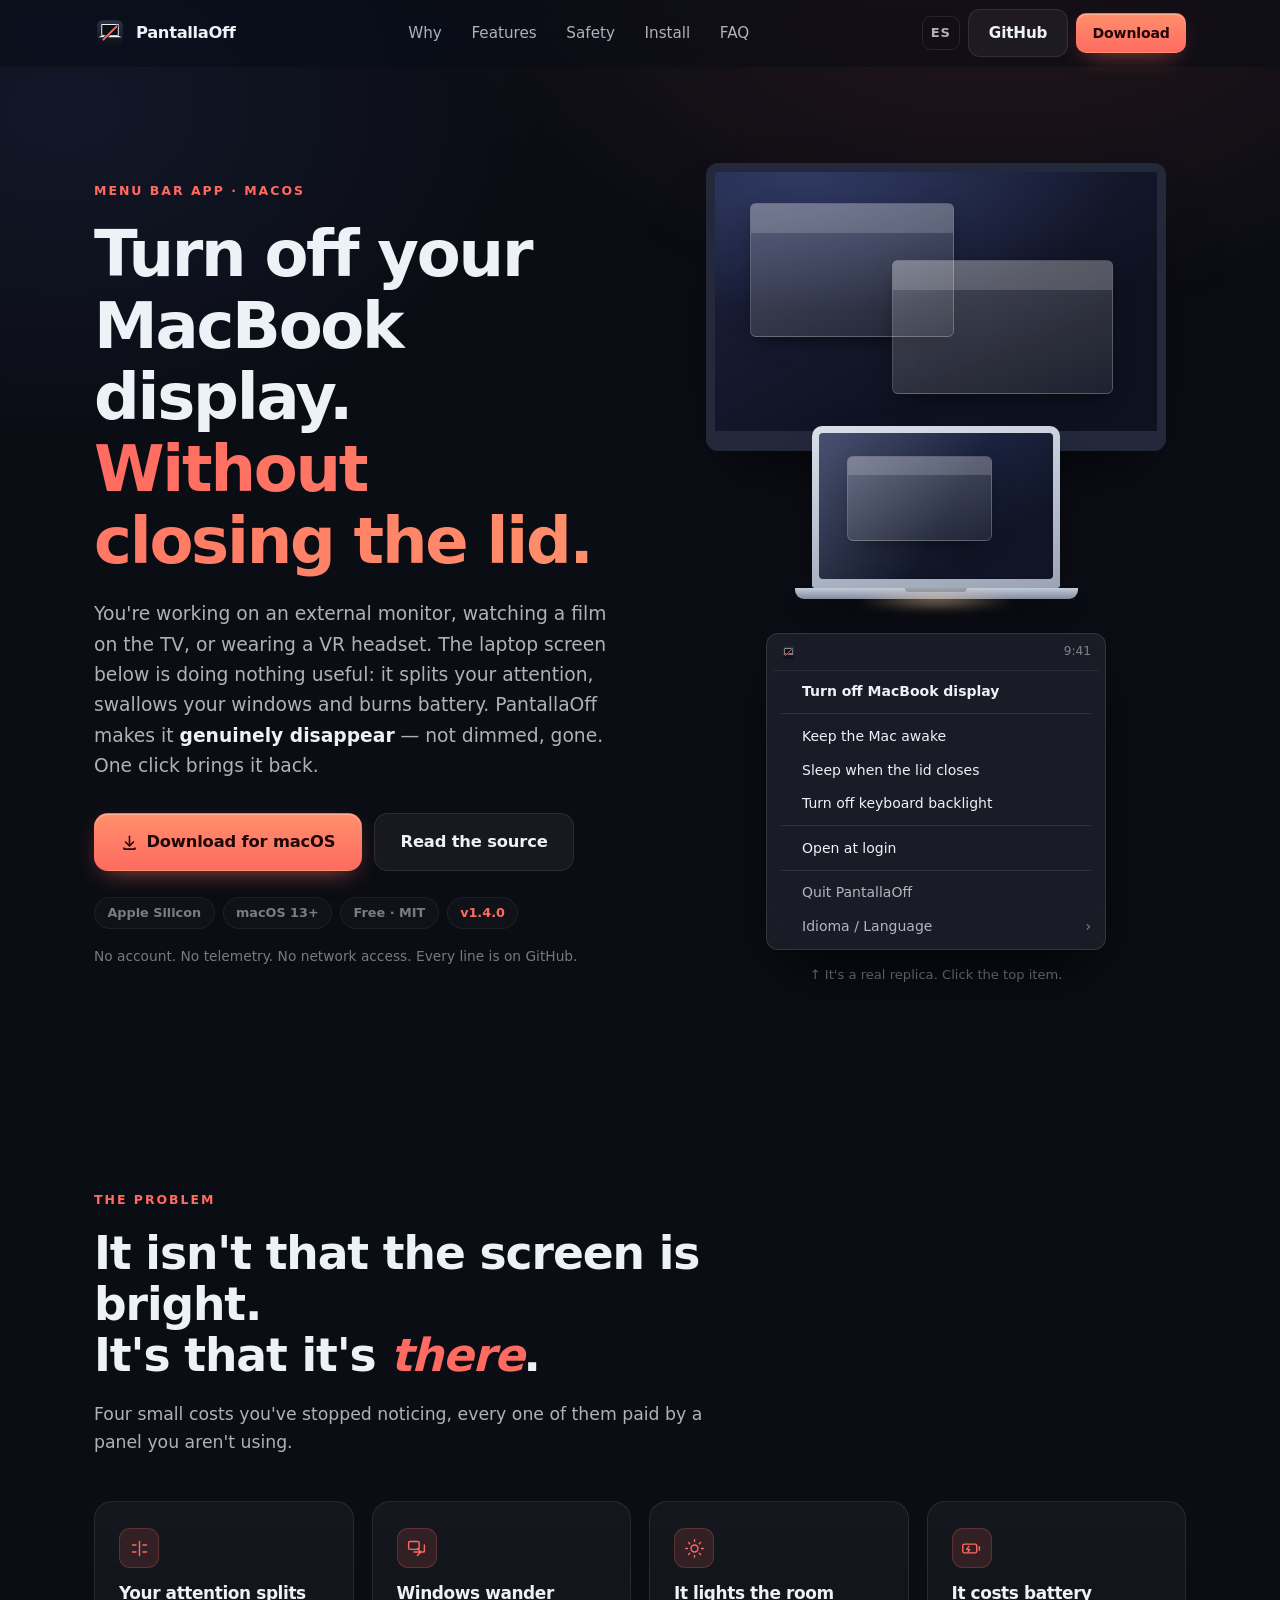
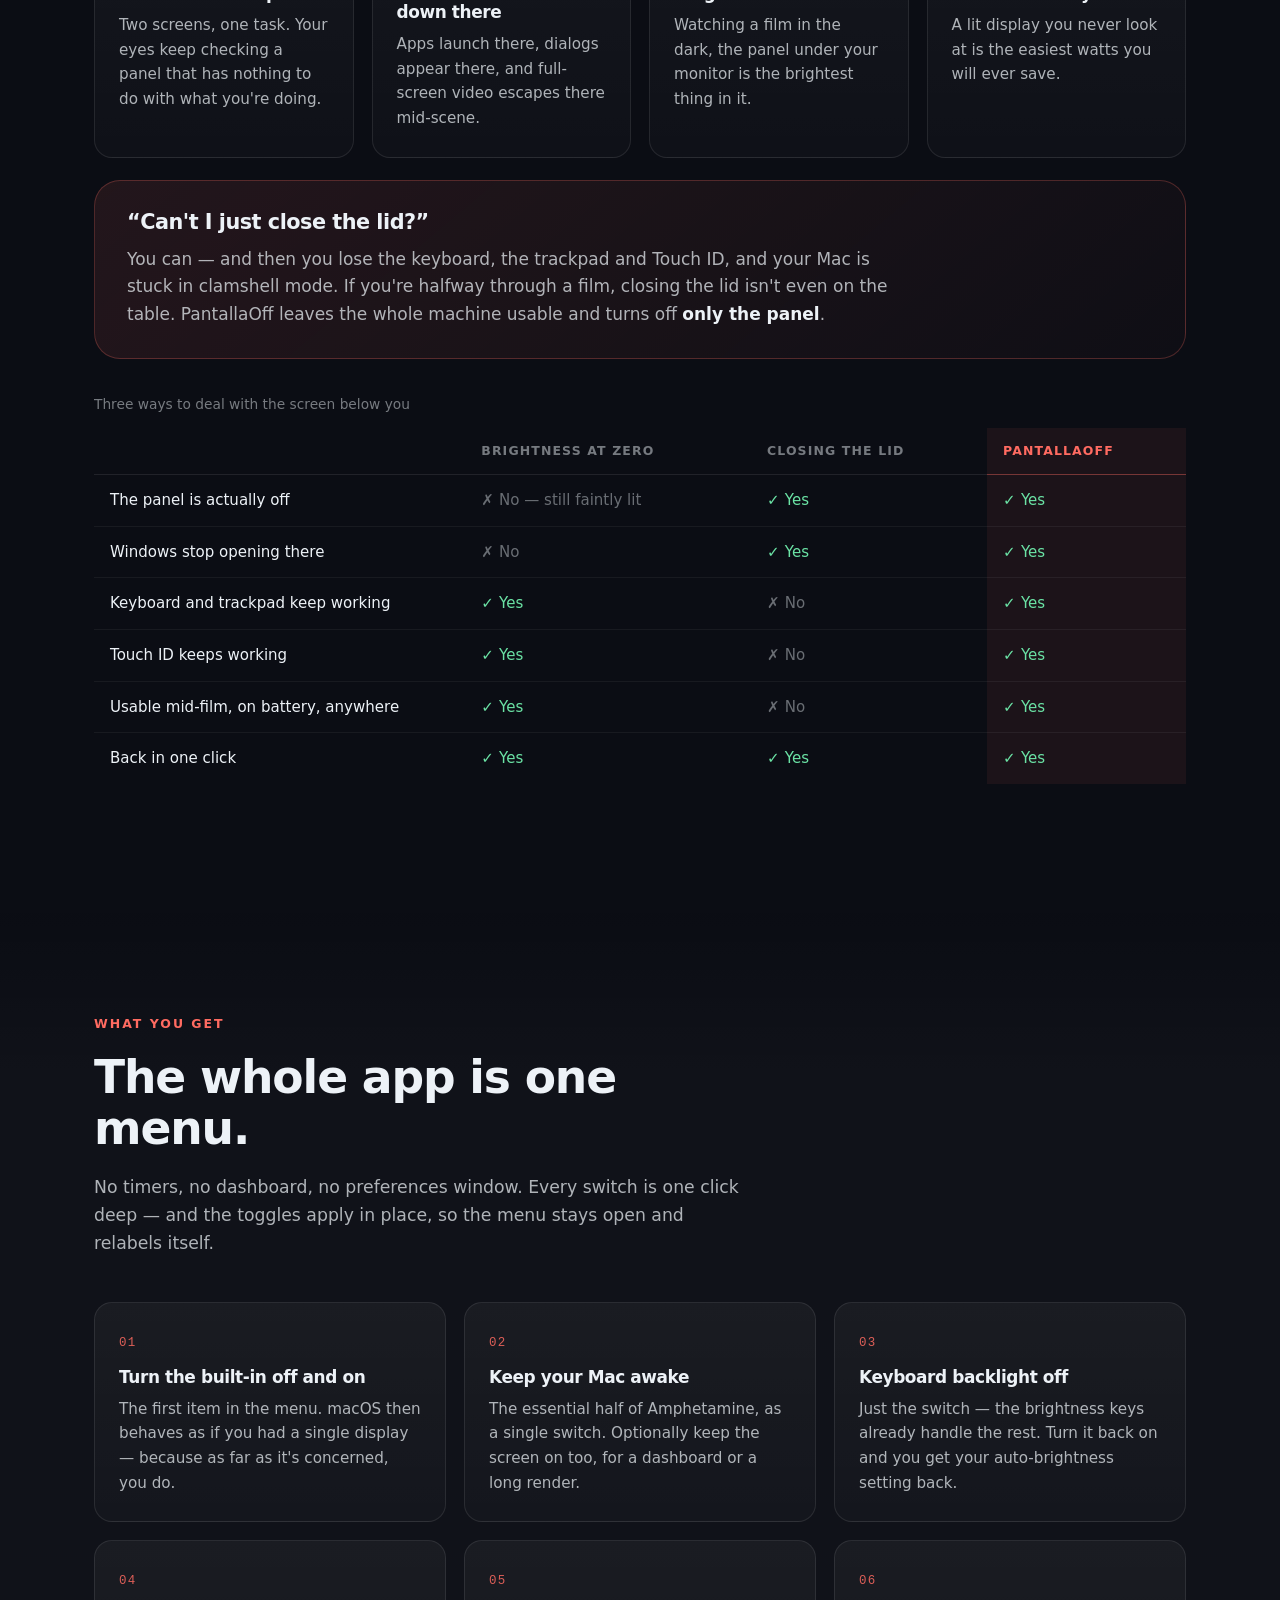
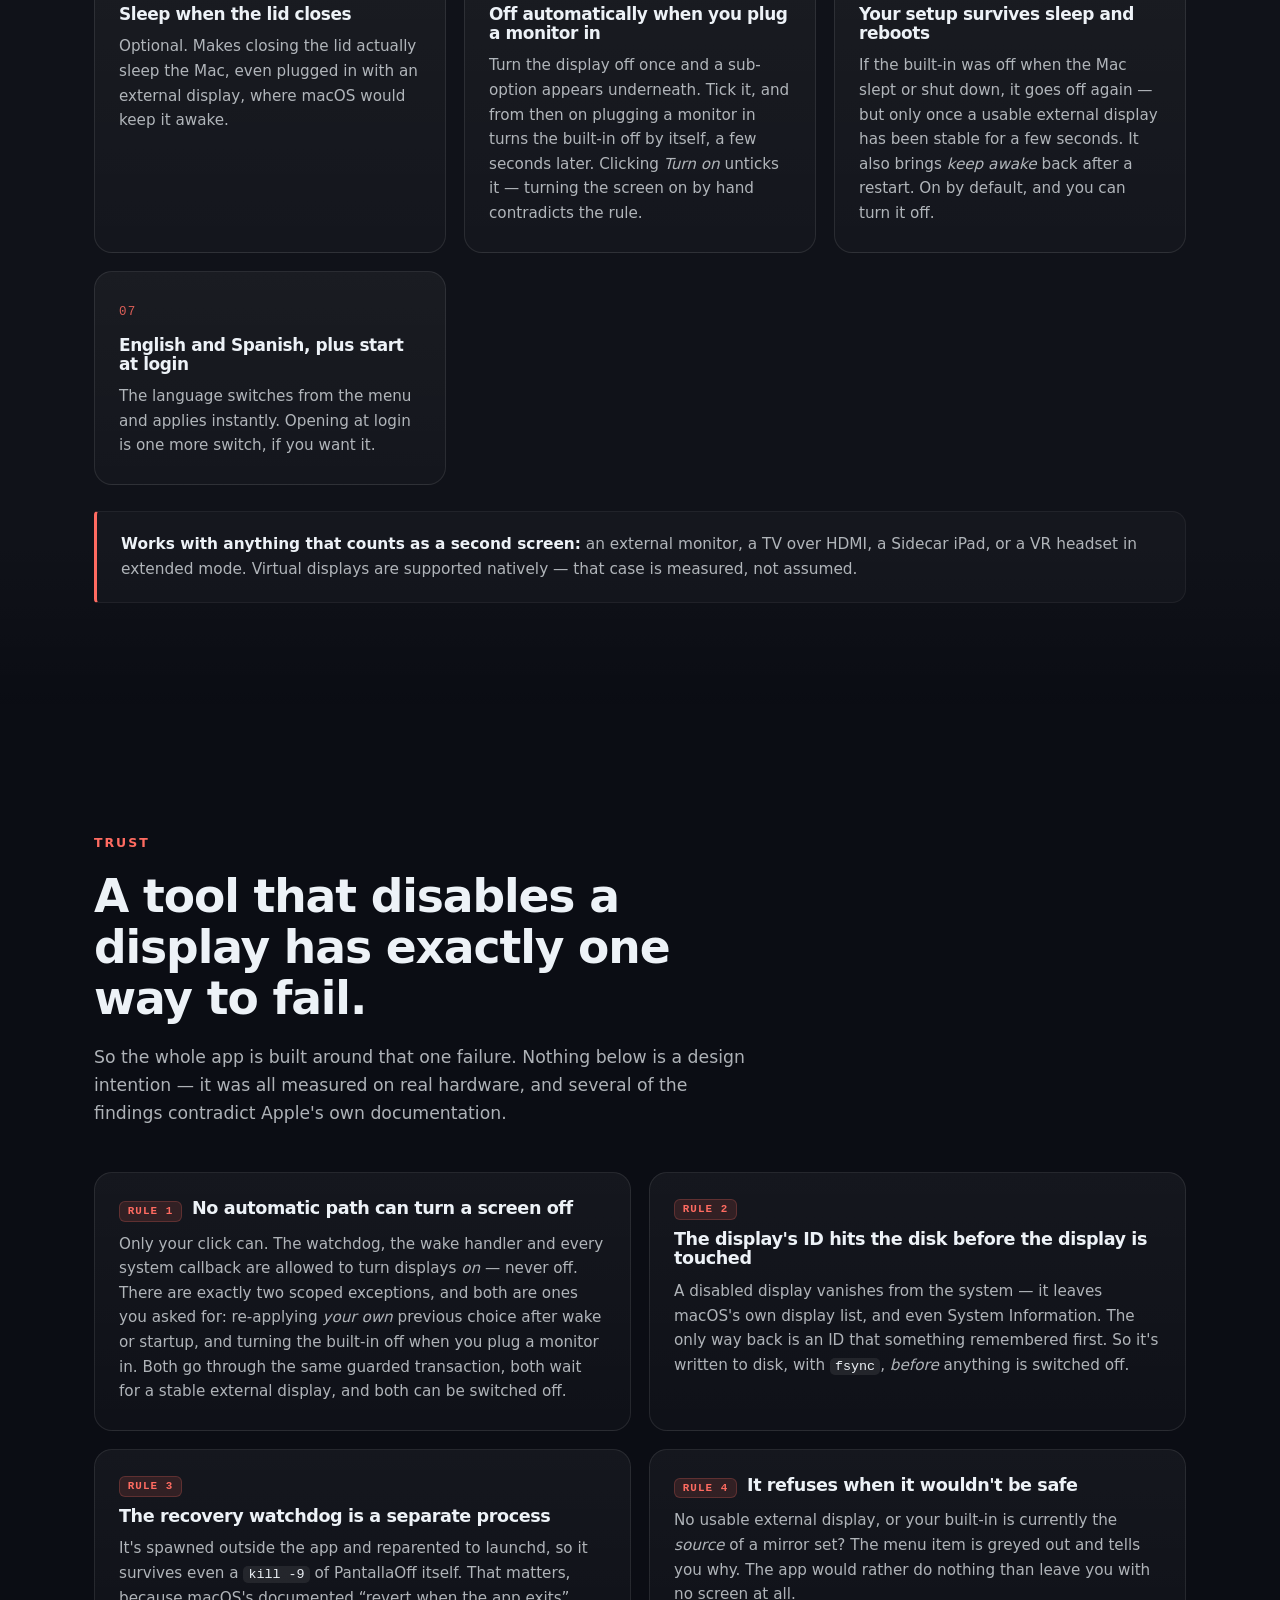
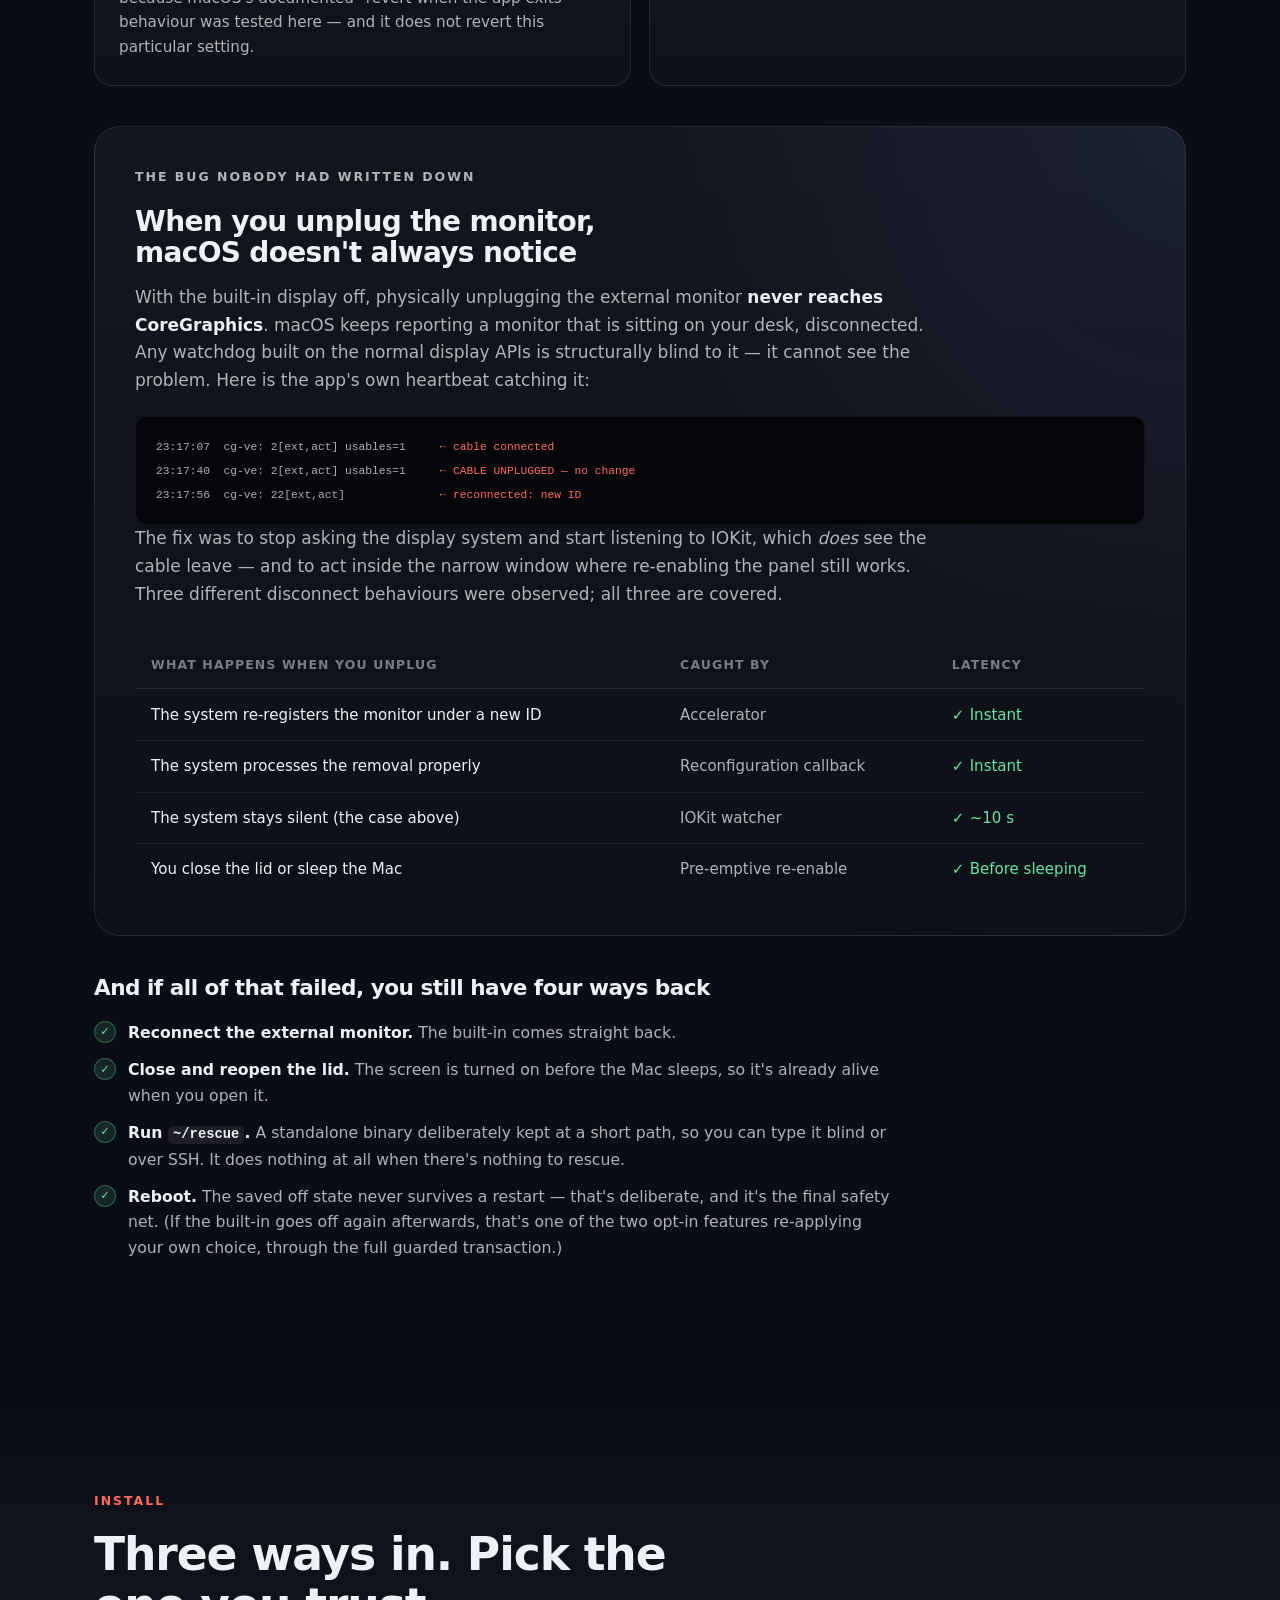
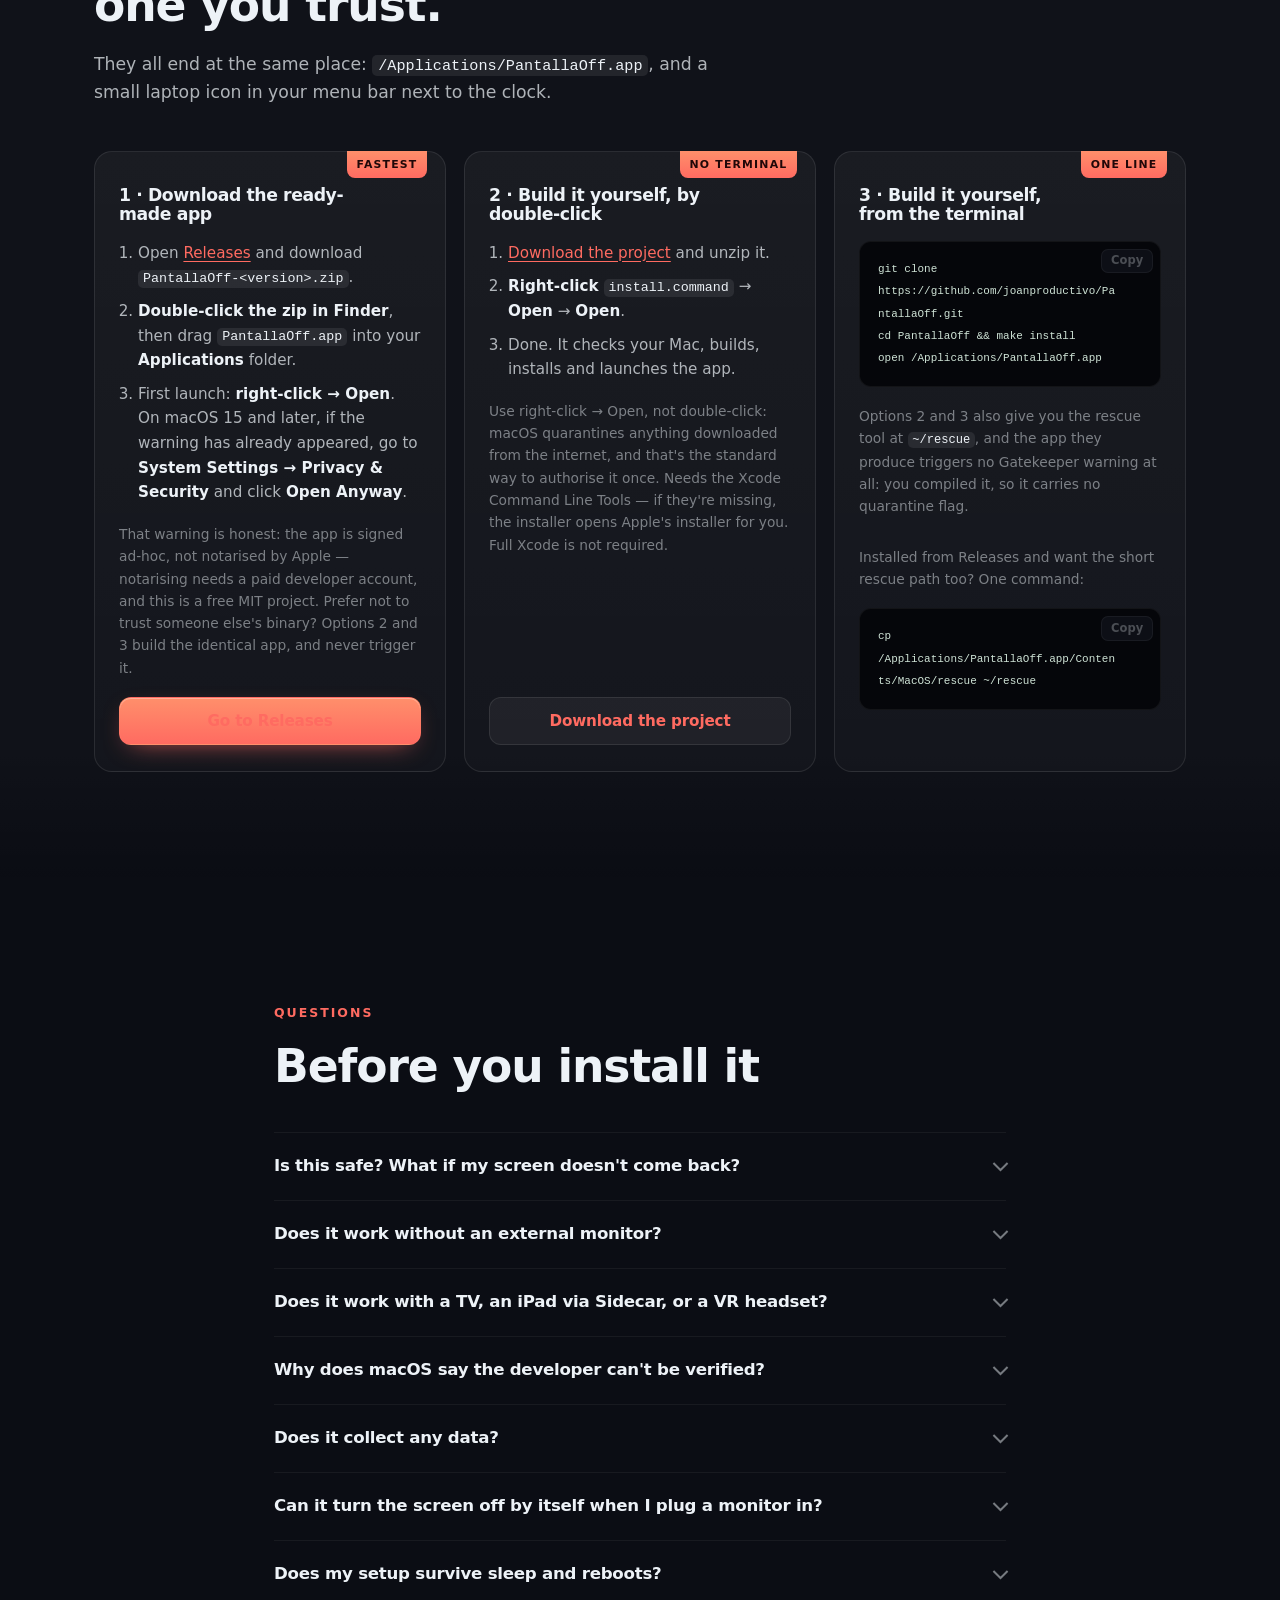
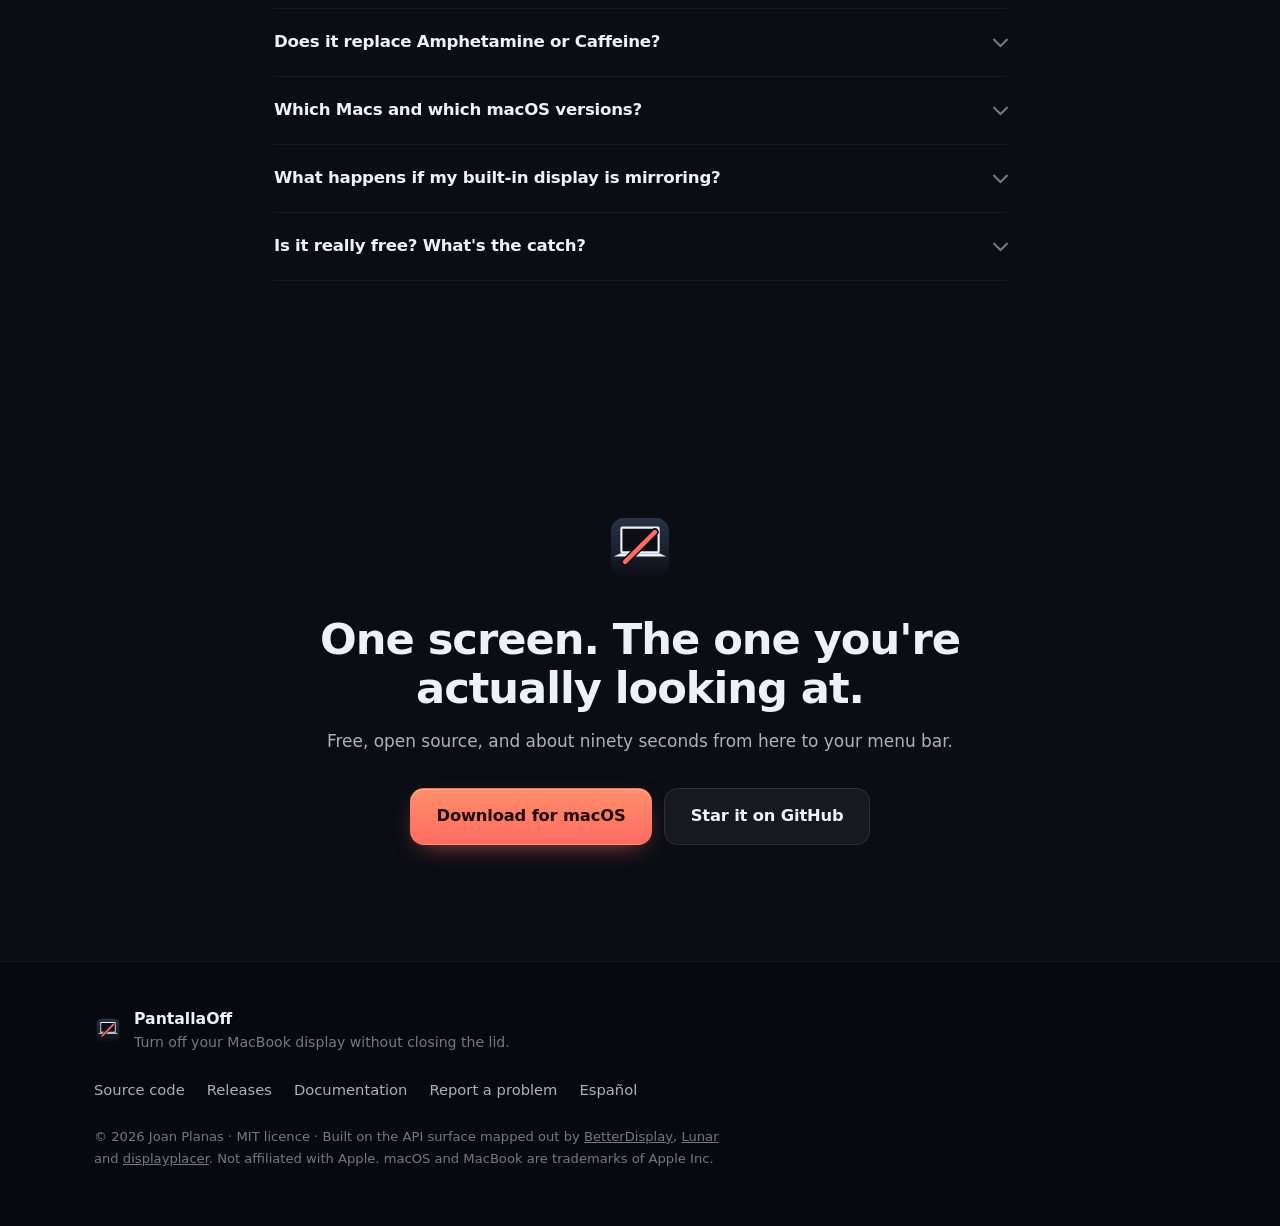
<file: docs/index.html>
<!doctype html>
<html lang="en" data-lang="en"
      data-copy="Copy" data-copied="Copied"
      data-menu-off="Turn off MacBook display"
      data-menu-on="Turn on MacBook display">
<head>
<meta charset="utf-8">
<meta name="viewport" content="width=device-width, initial-scale=1">
<title>PantallaOff — Turn off your MacBook display without closing the lid</title>
<meta name="description" content="Free menu bar app for macOS that turns off your MacBook's built-in display with one click, while you keep using the keyboard, trackpad and Touch ID. Open source, Apple Silicon, macOS 13+.">
<meta name="author" content="Joan Planas">
<meta name="theme-color" content="#0b0d14">
<meta name="color-scheme" content="dark">

<link rel="canonical" href="https://pantallaoff.joanproductivo.com/">
<link rel="alternate" hreflang="en" href="https://pantallaoff.joanproductivo.com/">
<link rel="alternate" hreflang="es" href="https://pantallaoff.joanproductivo.com/es/">
<link rel="alternate" hreflang="x-default" href="https://pantallaoff.joanproductivo.com/">

<meta property="og:type" content="website">
<meta property="og:site_name" content="PantallaOff">
<meta property="og:locale" content="en_GB">
<meta property="og:locale:alternate" content="es_ES">
<meta property="og:title" content="PantallaOff — Turn off your MacBook display without closing the lid">
<meta property="og:description" content="One click and the built-in screen is genuinely gone — not dimmed. Keyboard, trackpad and Touch ID keep working. Free and open source.">
<meta property="og:url" content="https://pantallaoff.joanproductivo.com/">
<meta property="og:image" content="https://pantallaoff.joanproductivo.com/assets/og.jpg">
<meta property="og:image:width" content="1200">
<meta property="og:image:height" content="630">
<meta property="og:image:alt" content="PantallaOff — turn off your MacBook display without closing the lid">
<meta name="twitter:card" content="summary_large_image">
<meta name="twitter:title" content="PantallaOff — Turn off your MacBook display without closing the lid">
<meta name="twitter:description" content="One click and the built-in screen is genuinely gone — not dimmed. Keyboard, trackpad and Touch ID keep working. Free and open source.">
<meta name="twitter:image" content="https://pantallaoff.joanproductivo.com/assets/og.jpg">

<link rel="icon" href="assets/icon.svg" type="image/svg+xml">
<link rel="icon" href="assets/icon-512.png" type="image/png" sizes="512x512">
<link rel="apple-touch-icon" href="assets/icon-180.png">
<link rel="stylesheet" href="assets/styles.css?v=3">
</head>
<body>

<a class="skip-link" href="#main">Skip to content</a>

<header class="nav" id="nav">
  <div class="wrap nav-inner">
    <a class="brand" href="./" aria-label="PantallaOff — home">
      <img src="assets/icon.svg" width="32" height="32" alt="" aria-hidden="true">
      <span>PantallaOff</span>
    </a>

    <nav class="nav-links" aria-label="Sections">
      <a href="#why">Why</a>
      <a href="#features">Features</a>
      <a href="#safety">Safety</a>
      <a href="#install">Install</a>
      <a href="#faq">FAQ</a>
    </nav>

    <div class="nav-actions">
      <a class="lang-switch" href="es/" hreflang="es" lang="es" title="Ver en español">ES</a>
      <a class="btn btn-ghost nav-github" href="https://github.com/joanproductivo/PantallaOff" rel="noopener">GitHub</a>
      <a class="btn btn-primary btn-sm" href="https://github.com/joanproductivo/PantallaOff/releases/latest" rel="noopener">Download</a>
    </div>
  </div>
</header>

<main id="main">

<!-- ─────────────────────────────  HERO  ───────────────────────────── -->
<section class="hero">
  <div class="wrap hero-grid">

    <div class="hero-copy">
      <p class="eyebrow">Menu bar app · macOS</p>
      <h1>Turn off your MacBook display.<br><span class="accent">Without closing the lid.</span></h1>
      <p class="lede">
        You're working on an external monitor, watching a film on the TV, or wearing a VR headset.
        The laptop screen below is doing nothing useful: it splits your attention, swallows your
        windows and burns battery. PantallaOff makes it <strong>genuinely disappear</strong> — not
        dimmed, gone. One click brings it back.
      </p>

      <div class="cta-row">
        <a class="btn btn-primary btn-lg" href="https://github.com/joanproductivo/PantallaOff/releases/latest" rel="noopener">
          <svg viewBox="0 0 16 16" width="17" height="17" aria-hidden="true"><path fill="currentColor" d="M8 1.5a.75.75 0 0 1 .75.75v7.19l2.47-2.47a.75.75 0 1 1 1.06 1.06l-3.75 3.75a.75.75 0 0 1-1.06 0L3.72 8.03a.75.75 0 0 1 1.06-1.06l2.47 2.47V2.25A.75.75 0 0 1 8 1.5ZM2.75 12.5a.75.75 0 0 1 .75.75v.25h9v-.25a.75.75 0 0 1 1.5 0v.5A1.25 1.25 0 0 1 12.75 15h-9.5A1.25 1.25 0 0 1 2 13.75v-.5a.75.75 0 0 1 .75-.75Z"/></svg>
          Download for macOS
        </a>
        <a class="btn btn-ghost btn-lg" href="https://github.com/joanproductivo/PantallaOff" rel="noopener">Read the source</a>
      </div>

      <ul class="badges" aria-label="Requirements and licence">
        <li>Apple Silicon</li>
        <li>macOS 13+</li>
        <li>Free · MIT</li>
        <li><span class="version-badge" id="version-badge">v1.4.0</span></li>
      </ul>
      <p class="fineprint">No account. No telemetry. No network access. Every line is on GitHub.</p>
    </div>

    <!-- Illustration + interactive menu replica -->
    <div class="hero-demo">
      <div class="stage" id="stage" role="img"
           aria-label="A MacBook in front of an external monitor. When the app turns the built-in display off, the laptop panel goes black and its window moves up to the monitor.">
        <div class="monitor">
          <div class="mon-screen">
            <span class="win win-1"></span>
            <span class="win win-2"></span>
            <span class="win win-moved"></span>
          </div>
          <div class="mon-neck"></div>
          <div class="mon-foot"></div>
        </div>
        <div class="macbook">
          <div class="mb-lid">
            <div class="mb-screen"><span class="win win-3"></span></div>
          </div>
          <div class="mb-base"><span class="mb-notch"></span></div>
          <div class="mb-glow"></div>
        </div>
      </div>

      <div class="menu" id="menu">
        <div class="menu-bar">
          <img src="assets/icon.svg" width="15" height="15" alt="" aria-hidden="true">
          <span class="menu-bar-time">9:41</span>
        </div>
        <button type="button" class="menu-item menu-primary" id="menu-toggle" aria-pressed="false">
          <span class="menu-check" aria-hidden="true"></span>
          <span class="menu-label">Turn off MacBook display</span>
        </button>
        <button type="button" class="menu-item menu-sub" id="menu-autooff" data-toggle aria-pressed="false" hidden>
          <span class="menu-check" aria-hidden="true"></span><span class="menu-label">Always turn it off when an external connects</span>
        </button>
        <hr>
        <button type="button" class="menu-item" data-toggle aria-pressed="false">
          <span class="menu-check" aria-hidden="true"></span><span class="menu-label">Keep the Mac awake</span>
        </button>
        <button type="button" class="menu-item" data-toggle aria-pressed="false">
          <span class="menu-check" aria-hidden="true"></span><span class="menu-label">Sleep when the lid closes</span>
        </button>
        <button type="button" class="menu-item" data-toggle data-kb aria-pressed="false">
          <span class="menu-check" aria-hidden="true"></span><span class="menu-label">Turn off keyboard backlight</span>
        </button>
        <hr>
        <button type="button" class="menu-item" data-toggle aria-pressed="false">
          <span class="menu-check" aria-hidden="true"></span><span class="menu-label">Open at login</span>
        </button>
        <hr>
        <span class="menu-item is-static"><span class="menu-check" aria-hidden="true"></span><span class="menu-label">Quit PantallaOff</span></span>
        <span class="menu-item is-static"><span class="menu-check" aria-hidden="true"></span><span class="menu-label">Idioma / Language<em class="menu-arrow">›</em></span></span>
      </div>
      <p class="demo-hint">↑ It's a real replica. Click the top item.</p>
    </div>

  </div>
</section>

<!-- ─────────────────────────────  WHY  ───────────────────────────── -->
<section class="section" id="why">
  <div class="wrap">
    <p class="eyebrow">The problem</p>
    <h2 class="section-title">It isn't that the screen is bright.<br>It's that it's <em>there</em>.</h2>
    <p class="section-lede">
      Four small costs you've stopped noticing, every one of them paid by a panel you aren't using.
    </p>

    <div class="grid grid-4 reveal">
      <article class="card">
        <div class="card-icon" aria-hidden="true">
          <svg viewBox="0 0 24 24" fill="none" stroke="currentColor" stroke-width="1.6" stroke-linecap="round"><path d="M12 4v16M4 8h4M16 8h4M4 16h4M16 16h4"/></svg>
        </div>
        <h3>Your attention splits</h3>
        <p>Two screens, one task. Your eyes keep checking a panel that has nothing to do with what you're doing.</p>
      </article>
      <article class="card">
        <div class="card-icon" aria-hidden="true">
          <svg viewBox="0 0 24 24" fill="none" stroke="currentColor" stroke-width="1.6" stroke-linecap="round" stroke-linejoin="round"><rect x="3" y="4" width="12" height="9" rx="1.5"/><path d="M9 20h11a1 1 0 0 0 1-1v-7M13 16l4 4-4 4" transform="translate(0,-4)"/></svg>
        </div>
        <h3>Windows wander down there</h3>
        <p>Apps launch there, dialogs appear there, and full-screen video escapes there mid-scene.</p>
      </article>
      <article class="card">
        <div class="card-icon" aria-hidden="true">
          <svg viewBox="0 0 24 24" fill="none" stroke="currentColor" stroke-width="1.6" stroke-linecap="round"><circle cx="12" cy="12" r="4"/><path d="M12 2v2M12 20v2M2 12h2M20 12h2M5 5l1.5 1.5M17.5 17.5 19 19M19 5l-1.5 1.5M6.5 17.5 5 19"/></svg>
        </div>
        <h3>It lights the room</h3>
        <p>Watching a film in the dark, the panel under your monitor is the brightest thing in it.</p>
      </article>
      <article class="card">
        <div class="card-icon" aria-hidden="true">
          <svg viewBox="0 0 24 24" fill="none" stroke="currentColor" stroke-width="1.6" stroke-linecap="round" stroke-linejoin="round"><rect x="2" y="7" width="16" height="10" rx="2"/><path d="M21 10v4"/><path d="M9 9.5 6.5 13H10l-2 3"/></svg>
        </div>
        <h3>It costs battery</h3>
        <p>A lit display you never look at is the easiest watts you will ever save.</p>
      </article>
    </div>

    <div class="callout reveal">
      <h3>“Can't I just close the lid?”</h3>
      <p>
        You can — and then you lose the keyboard, the trackpad and Touch ID, and your Mac is stuck in
        clamshell mode. If you're halfway through a film, closing the lid isn't even on the table.
        PantallaOff leaves the whole machine usable and turns off <em>only the panel</em>.
      </p>
    </div>

    <!-- Comparison -->
    <div class="table-scroll reveal">
      <table class="compare">
        <caption>Three ways to deal with the screen below you</caption>
        <thead>
          <tr>
            <th scope="col"><span class="sr-only">What you get</span></th>
            <th scope="col">Brightness at zero</th>
            <th scope="col">Closing the lid</th>
            <th scope="col" class="is-us">PantallaOff</th>
          </tr>
        </thead>
        <tbody>
          <tr><th scope="row">The panel is actually off</th><td class="no">No — still faintly lit</td><td class="yes">Yes</td><td class="yes is-us">Yes</td></tr>
          <tr><th scope="row">Windows stop opening there</th><td class="no">No</td><td class="yes">Yes</td><td class="yes is-us">Yes</td></tr>
          <tr><th scope="row">Keyboard and trackpad keep working</th><td class="yes">Yes</td><td class="no">No</td><td class="yes is-us">Yes</td></tr>
          <tr><th scope="row">Touch ID keeps working</th><td class="yes">Yes</td><td class="no">No</td><td class="yes is-us">Yes</td></tr>
          <tr><th scope="row">Usable mid-film, on battery, anywhere</th><td class="yes">Yes</td><td class="no">No</td><td class="yes is-us">Yes</td></tr>
          <tr><th scope="row">Back in one click</th><td class="yes">Yes</td><td class="yes">Yes</td><td class="yes is-us">Yes</td></tr>
        </tbody>
      </table>
    </div>
  </div>
</section>

<!-- ─────────────────────────────  FEATURES  ───────────────────────────── -->
<section class="section section-alt" id="features">
  <div class="wrap">
    <p class="eyebrow">What you get</p>
    <h2 class="section-title">The whole app is one menu.</h2>
    <p class="section-lede">
      No timers, no dashboard, no preferences window. Every switch is one click deep — and the
      toggles apply in place, so the menu stays open and relabels itself.
    </p>

    <div class="grid grid-3 reveal">
      <article class="card feature">
        <span class="feature-num">01</span>
        <h3>Turn the built-in off and on</h3>
        <p>The first item in the menu. macOS then behaves as if you had a single display — because as far as it's concerned, you do.</p>
      </article>
      <article class="card feature">
        <span class="feature-num">02</span>
        <h3>Keep your Mac awake</h3>
        <p>The essential half of Amphetamine, as a single switch. Optionally keep the screen on too, for a dashboard or a long render.</p>
      </article>
      <article class="card feature">
        <span class="feature-num">03</span>
        <h3>Keyboard backlight off</h3>
        <p>Just the switch — the brightness keys already handle the rest. Turn it back on and you get your auto-brightness setting back.</p>
      </article>
      <article class="card feature">
        <span class="feature-num">04</span>
        <h3>Sleep when the lid closes</h3>
        <p>Optional. Makes closing the lid actually sleep the Mac, even plugged in with an external display, where macOS would keep it awake.</p>
      </article>
      <article class="card feature">
        <span class="feature-num">05</span>
        <h3>Off automatically when you plug a monitor in</h3>
        <p>Turn the display off once and a sub-option appears underneath. Tick it, and from then on plugging a monitor in turns the built-in off by itself, a few seconds later. Clicking <em>Turn on</em> unticks it — turning the screen on by hand contradicts the rule.</p>
      </article>
      <article class="card feature">
        <span class="feature-num">06</span>
        <h3>Your setup survives sleep and reboots</h3>
        <p>If the built-in was off when the Mac slept or shut down, it goes off again — but only once a usable external display has been stable for a few seconds. It also brings <em>keep awake</em> back after a restart. On by default, and you can turn it off.</p>
      </article>
      <article class="card feature">
        <span class="feature-num">07</span>
        <h3>English and Spanish, plus start at login</h3>
        <p>The language switches from the menu and applies instantly. Opening at login is one more switch, if you want it.</p>
      </article>
    </div>

    <div class="note reveal">
      <strong>Works with anything that counts as a second screen:</strong> an external monitor, a TV
      over HDMI, a Sidecar iPad, or a VR headset in extended mode. Virtual displays are supported
      natively — that case is measured, not assumed.
    </div>
  </div>
</section>

<!-- ─────────────────────────────  SAFETY  ───────────────────────────── -->
<section class="section" id="safety">
  <div class="wrap">
    <p class="eyebrow">Trust</p>
    <h2 class="section-title">A tool that disables a display has exactly one way to fail.</h2>
    <p class="section-lede">
      So the whole app is built around that one failure. Nothing below is a design intention —
      it was all measured on real hardware, and several of the findings contradict Apple's own
      documentation.
    </p>

    <div class="grid grid-2 reveal">
      <article class="card pillar">
        <h3><span class="pillar-tag">Rule 1</span> No automatic path can turn a screen off</h3>
        <p>
          Only your click can. The watchdog, the wake handler and every system callback are allowed
          to turn displays <em>on</em> — never off. There are exactly two scoped exceptions, and both
          are ones you asked for: re-applying <em>your own</em> previous choice after wake or startup,
          and turning the built-in off when you plug a monitor in. Both go through the same guarded
          transaction, both wait for a stable external display, and both can be switched off.
        </p>
      </article>
      <article class="card pillar">
        <h3><span class="pillar-tag">Rule 2</span> The display's ID hits the disk before the display is touched</h3>
        <p>
          A disabled display vanishes from the system — it leaves macOS's own display list, and even
          System Information. The only way back is an ID that something remembered first. So it's
          written to disk, with <code>fsync</code>, <em>before</em> anything is switched off.
        </p>
      </article>
      <article class="card pillar">
        <h3><span class="pillar-tag">Rule 3</span> The recovery watchdog is a separate process</h3>
        <p>
          It's spawned outside the app and reparented to launchd, so it survives even a
          <code>kill -9</code> of PantallaOff itself. That matters, because macOS's documented
          “revert when the app exits” behaviour was tested here — and it does not revert this
          particular setting.
        </p>
      </article>
      <article class="card pillar">
        <h3><span class="pillar-tag">Rule 4</span> It refuses when it wouldn't be safe</h3>
        <p>
          No usable external display, or your built-in is currently the <em>source</em> of a mirror
          set? The menu item is greyed out and tells you why. The app would rather do nothing than
          leave you with no screen at all.
        </p>
      </article>
    </div>

    <div class="zombie reveal">
      <p class="eyebrow">The bug nobody had written down</p>
      <h3>When you unplug the monitor, macOS doesn't always notice</h3>
      <p>
        With the built-in display off, physically unplugging the external monitor <strong>never
        reaches CoreGraphics</strong>. macOS keeps reporting a monitor that is sitting on your desk,
        disconnected. Any watchdog built on the normal display APIs is structurally blind to it —
        it cannot see the problem. Here is the app's own heartbeat catching it:
      </p>
<pre class="log" aria-label="Log excerpt showing the disconnected monitor still being reported"><code>23:17:07  cg-ve: 2[ext,act] usables=1     <span class="c">← cable connected</span>
23:17:40  cg-ve: 2[ext,act] usables=1     <span class="c">← CABLE UNPLUGGED — no change</span>
23:17:56  cg-ve: 22[ext,act]              <span class="c">← reconnected: new ID</span></code></pre>
      <p>
        The fix was to stop asking the display system and start listening to IOKit, which
        <em>does</em> see the cable leave — and to act inside the narrow window where re-enabling the
        panel still works. Three different disconnect behaviours were observed; all three are
        covered.
      </p>
      <div class="table-scroll">
        <table class="compare compact">
          <thead><tr><th scope="col">What happens when you unplug</th><th scope="col">Caught by</th><th scope="col">Latency</th></tr></thead>
          <tbody>
            <tr><td>The system re-registers the monitor under a new ID</td><td>Accelerator</td><td class="yes">Instant</td></tr>
            <tr><td>The system processes the removal properly</td><td>Reconfiguration callback</td><td class="yes">Instant</td></tr>
            <tr><td>The system stays silent (the case above)</td><td>IOKit watcher</td><td class="yes">~10 s</td></tr>
            <tr><td>You close the lid or sleep the Mac</td><td>Pre-emptive re-enable</td><td class="yes">Before sleeping</td></tr>
          </tbody>
        </table>
      </div>
    </div>

    <div class="escape reveal">
      <h3>And if all of that failed, you still have four ways back</h3>
      <ul class="ticks">
        <li><strong>Reconnect the external monitor.</strong> The built-in comes straight back.</li>
        <li><strong>Close and reopen the lid.</strong> The screen is turned on before the Mac sleeps, so it's already alive when you open it.</li>
        <li><strong>Run <code>~/rescue</code>.</strong> A standalone binary deliberately kept at a short path, so you can type it blind or over SSH. It does nothing at all when there's nothing to rescue.</li>
        <li><strong>Reboot.</strong> The saved off state never survives a restart — that's deliberate, and it's the final safety net. (If the built-in goes off again afterwards, that's one of the two opt-in features re-applying your own choice, through the full guarded transaction.)</li>
      </ul>
    </div>
  </div>
</section>

<!-- ─────────────────────────────  INSTALL  ───────────────────────────── -->
<section class="section section-alt" id="install">
  <div class="wrap">
    <p class="eyebrow">Install</p>
    <h2 class="section-title">Three ways in. Pick the one you trust.</h2>
    <p class="section-lede">
      They all end at the same place: <code>/Applications/PantallaOff.app</code>, and a small laptop
      icon in your menu bar next to the clock.
    </p>

    <div class="grid grid-3 reveal">

      <article class="card install">
        <span class="install-tag">Fastest</span>
        <h3>1 · Download the ready-made app</h3>
        <ol>
          <li>Open <a href="https://github.com/joanproductivo/PantallaOff/releases/latest" rel="noopener">Releases</a> and download <code>PantallaOff-&lt;version&gt;.zip</code>.</li>
          <li><strong>Double-click the zip in Finder</strong>, then drag <code>PantallaOff.app</code> into your <strong>Applications</strong> folder.</li>
          <li>First launch: <strong>right-click → Open</strong>. On macOS 15 and later, if the warning has already appeared, go to <strong>System Settings → Privacy &amp; Security</strong> and click <strong>Open Anyway</strong>.</li>
        </ol>
        <p class="install-note">
          That warning is honest: the app is signed ad-hoc, not notarised by Apple — notarising needs
          a paid developer account, and this is a free MIT project. Prefer not to trust someone
          else's binary? Options 2 and 3 build the identical app, and never trigger it.
        </p>
        <a class="btn btn-primary btn-block" href="https://github.com/joanproductivo/PantallaOff/releases/latest" rel="noopener">Go to Releases</a>
      </article>

      <article class="card install">
        <span class="install-tag">No terminal</span>
        <h3>2 · Build it yourself, by double-click</h3>
        <ol>
          <li><a href="https://github.com/joanproductivo/PantallaOff/archive/refs/heads/main.zip" rel="noopener">Download the project</a> and unzip it.</li>
          <li><strong>Right-click</strong> <code>install.command</code> → <strong>Open</strong> → <strong>Open</strong>.</li>
          <li>Done. It checks your Mac, builds, installs and launches the app.</li>
        </ol>
        <p class="install-note">
          Use right-click → Open, not double-click: macOS quarantines anything downloaded from the
          internet, and that's the standard way to authorise it once. Needs the Xcode Command Line
          Tools — if they're missing, the installer opens Apple's installer for you. Full Xcode is
          not required.
        </p>
        <a class="btn btn-ghost btn-block" href="https://github.com/joanproductivo/PantallaOff/archive/refs/heads/main.zip" rel="noopener">Download the project</a>
      </article>

      <article class="card install">
        <span class="install-tag">One line</span>
        <h3>3 · Build it yourself, from the terminal</h3>
        <div class="code" data-copy-target>
          <button type="button" class="copy" aria-label="Copy command">Copy</button>
<pre><code>git clone https://github.com/joanproductivo/PantallaOff.git
cd PantallaOff &amp;&amp; make install
open /Applications/PantallaOff.app</code></pre>
        </div>
        <p class="install-note">
          Options 2 and 3 also give you the rescue tool at <code>~/rescue</code>, and the app they
          produce triggers no Gatekeeper warning at all: you compiled it, so it carries no
          quarantine flag.
        </p>
        <p class="install-note">
          Installed from Releases and want the short rescue path too? One command:
        </p>
        <div class="code" data-copy-target>
          <button type="button" class="copy" aria-label="Copy command">Copy</button>
<pre><code>cp /Applications/PantallaOff.app/Contents/MacOS/rescue ~/rescue</code></pre>
        </div>
      </article>

    </div>
  </div>
</section>

<!-- ─────────────────────────────  FAQ  ───────────────────────────── -->
<section class="section" id="faq">
  <div class="wrap wrap-narrow">
    <p class="eyebrow">Questions</p>
    <h2 class="section-title">Before you install it</h2>

    <div class="faq reveal">
      <details>
        <summary>Is this safe? What if my screen doesn't come back?</summary>
        <div class="faq-body">
          <p>It's the question the app is designed around. No automatic path can turn a display off on its own — only your click, or one of the two opt-in features re-applying a choice you already made, through the very same guarded transaction. The display's ID is written to disk before anything is switched off, a recovery watchdog runs in a separate process that survives the app being killed, and an IOKit watcher catches the one case macOS itself misses. If everything failed at once you still have four ways back: reconnect the monitor, close and reopen the lid, run <code>~/rescue</code>, or reboot — the off state never survives a restart.</p>
        </div>
      </details>
      <details>
        <summary>Does it work without an external monitor?</summary>
        <div class="faq-body">
          <p>No, deliberately. With no usable second display, turning off the built-in would leave you with no screen at all, and at zero active displays macOS cannot bring a panel back by software. So the menu item greys itself out and tells you why.</p>
        </div>
      </details>
      <details>
        <summary>Does it work with a TV, an iPad via Sidecar, or a VR headset?</summary>
        <div class="faq-body">
          <p>Yes — anything macOS treats as a usable second display counts, including a TV over HDMI and a VR headset in extended mode. Virtual displays were specifically measured, because they behave differently from a cable at the system level, and they're handled natively.</p>
        </div>
      </details>
      <details>
        <summary>Why does macOS say the developer can't be verified?</summary>
        <div class="faq-body">
          <p>Because the app is signed ad-hoc rather than notarised by Apple, and notarising requires a paid developer account for what is a free MIT project. Right-click → Open, or <strong>System Settings → Privacy &amp; Security → Open Anyway</strong>. If you'd rather not trust a stranger's binary, build it yourself in one double-click or one command — same app, no warning.</p>
        </div>
      </details>
      <details>
        <summary>Does it collect any data?</summary>
        <div class="faq-body">
          <p>None. There is no account, no analytics and no network access. In normal operation it doesn't even write a log file — events stay in a small in-memory buffer, and only reach the disk if something actually goes wrong, so that a black screen can be diagnosed afterwards.</p>
        </div>
      </details>
      <details>
        <summary>Can it turn the screen off by itself when I plug a monitor in?</summary>
        <div class="faq-body">
          <p>Yes, and it's off by default. Turn the display off once and a sub-option appears right underneath the menu item; tick it, and from then on plugging a monitor in turns the built-in off by itself a few seconds later — through the same guarded transaction as your click, so if there's no stable external display at that moment, nothing happens. The tick is remembered across reboots. Clicking <em>Turn on MacBook display</em> unticks it, because turning the screen on by hand contradicts the rule. Physical monitors only: virtual displays (VR headsets, Sidecar) don't trigger it.</p>
        </div>
      </details>
      <details>
        <summary>Does my setup survive sleep and reboots?</summary>
        <div class="faq-body">
          <p>Yes, if you want it to. If the built-in was off when the Mac slept or shut down, PantallaOff turns it off again after wake or startup — but only once a usable external display has been stable for a few seconds, within a short window, through the same guarded checks as a manual click. It's on by default and can be turned off under ⌥ → Diagnostics.</p>
        </div>
      </details>
      <details>
        <summary>Does it replace Amphetamine or Caffeine?</summary>
        <div class="faq-body">
          <p>For the part most people use, yes: “Keep the Mac awake” is one switch, with an optional “…and the display on”. It uses the same public power-assertion API. If you need schedules, triggers or per-app rules, keep Amphetamine — this app deliberately has none of that.</p>
        </div>
      </details>
      <details>
        <summary>Which Macs and which macOS versions?</summary>
        <div class="faq-body">
          <p>Apple Silicon, macOS 13 Ventura or later. Everything documented here was measured on macOS 26.6; the build targets 13+ and compiles cleanly there, but on older releases treat it as untested. Intel Macs were never tried.</p>
        </div>
      </details>
      <details>
        <summary>What happens if my built-in display is mirroring?</summary>
        <div class="faq-body">
          <p>If it's the <em>source</em> of the mirror set, turning it off would leave the whole set without a source — so the app refuses and offers to break the mirror first. Being the mirrored <em>copy</em> is fine: it turns off normally.</p>
        </div>
      </details>
      <details>
        <summary>Is it really free? What's the catch?</summary>
        <div class="faq-body">
          <p>Free, MIT-licensed, no paid tier. The honest catch is technical: turning a display off requires a private macOS API, which means the app can't be on the App Store and Apple could break it in a future release. That trade-off is the same one every tool in this category makes, and it's why the source is public.</p>
        </div>
      </details>
    </div>
  </div>
</section>

<!-- ─────────────────────────────  FINAL CTA  ───────────────────────────── -->
<section class="final">
  <div class="wrap wrap-narrow final-inner">
    <img src="assets/icon.svg" width="72" height="72" alt="" aria-hidden="true">
    <h2>One screen. The one you're actually looking at.</h2>
    <p>Free, open source, and about ninety seconds from here to your menu bar.</p>
    <div class="cta-row cta-center">
      <a class="btn btn-primary btn-lg" href="https://github.com/joanproductivo/PantallaOff/releases/latest" rel="noopener">Download for macOS</a>
      <a class="btn btn-ghost btn-lg" href="https://github.com/joanproductivo/PantallaOff" rel="noopener">Star it on GitHub</a>
    </div>
  </div>
</section>

</main>

<footer class="footer">
  <div class="wrap footer-inner">
    <div class="footer-brand">
      <img src="assets/icon.svg" width="28" height="28" alt="" aria-hidden="true">
      <div>
        <strong>PantallaOff</strong>
        <span>Turn off your MacBook display without closing the lid.</span>
      </div>
    </div>
    <nav class="footer-links" aria-label="Footer">
      <a href="https://github.com/joanproductivo/PantallaOff" rel="noopener">Source code</a>
      <a href="https://github.com/joanproductivo/PantallaOff/releases/latest" rel="noopener">Releases</a>
      <a href="https://github.com/joanproductivo/PantallaOff#readme" rel="noopener">Documentation</a>
      <a href="https://github.com/joanproductivo/PantallaOff/issues" rel="noopener">Report a problem</a>
      <a href="es/" hreflang="es" lang="es">Español</a>
    </nav>
    <p class="footer-legal">
      © 2026 Joan Planas · MIT licence · Built on the API surface mapped out by
      <a href="https://github.com/waydabber/BetterDisplay" rel="noopener">BetterDisplay</a>,
      <a href="https://lunar.fyi" rel="noopener">Lunar</a> and
      <a href="https://github.com/jakehilborn/displayplacer" rel="noopener">displayplacer</a>.
      Not affiliated with Apple. macOS and MacBook are trademarks of Apple Inc.
    </p>
  </div>
</footer>

<div class="lang-nudge" id="lang-nudge" hidden>
  <p>¿Prefieres español?</p>
  <a class="btn btn-primary btn-sm" href="es/" hreflang="es" lang="es">Ver en español</a>
  <button type="button" class="nudge-close" aria-label="Dismiss">×</button>
</div>

<script src="assets/app.js?v=3" defer></script>

<script type="application/ld+json">
{
  "@context": "https://schema.org",
  "@graph": [
    {
      "@type": "SoftwareApplication",
      "name": "PantallaOff",
      "url": "https://pantallaoff.joanproductivo.com/",
      "applicationCategory": "UtilitiesApplication",
      "operatingSystem": "macOS 13.0 or later, Apple Silicon",
      "softwareVersion": "1.4.0",
      "description": "Menu bar app for macOS that turns off a MacBook's built-in display with one click, without closing the lid, while the keyboard, trackpad and Touch ID keep working.",
      "downloadUrl": "https://github.com/joanproductivo/PantallaOff/releases/latest",
      "softwareHelp": "https://github.com/joanproductivo/PantallaOff#readme",
      "license": "https://opensource.org/licenses/MIT",
      "isAccessibleForFree": true,
      "inLanguage": ["en", "es"],
      "image": "https://pantallaoff.joanproductivo.com/assets/og.jpg",
      "author": { "@type": "Person", "name": "Joan Planas" },
      "offers": { "@type": "Offer", "price": "0", "priceCurrency": "USD" },
      "featureList": [
        "Turn the MacBook built-in display off and on from the menu bar",
        "Keep the Mac awake, optionally with the display on",
        "Turn the keyboard backlight off and on",
        "Sleep when the lid closes, even with an external display connected",
        "Turn the built-in off automatically when an external display is connected",
        "Keep my setup after wake or startup, including keep-awake",
        "Start at login",
        "English and Spanish interface"
      ]
    },
    {
      "@type": "FAQPage",
      "mainEntity": [
        { "@type": "Question", "name": "Is this safe? What if my screen doesn't come back?",
          "acceptedAnswer": { "@type": "Answer", "text": "No automatic path can turn a display off on its own — only your click, or one of the two opt-in features re-applying a choice you already made, through the same guarded transaction. The display's ID is written to disk before anything is switched off, a recovery watchdog runs in a separate process that survives the app being killed, and an IOKit watcher catches the case macOS itself misses. There are four ways back: reconnect the monitor, close and reopen the lid, run ~/rescue, or reboot — the off state never survives a restart." } },
        { "@type": "Question", "name": "Does it work without an external monitor?",
          "acceptedAnswer": { "@type": "Answer", "text": "No, deliberately. With no usable second display, turning off the built-in would leave you with no screen at all, and at zero active displays macOS cannot bring a panel back by software. The menu item greys itself out and explains why." } },
        { "@type": "Question", "name": "Does it work with a TV, an iPad via Sidecar, or a VR headset?",
          "acceptedAnswer": { "@type": "Answer", "text": "Yes. Anything macOS treats as a usable second display counts, including a TV over HDMI and a VR headset in extended mode. Virtual displays were specifically measured and are handled natively." } },
        { "@type": "Question", "name": "Why does macOS say the developer can't be verified?",
          "acceptedAnswer": { "@type": "Answer", "text": "The app is signed ad-hoc rather than notarised by Apple, because notarising requires a paid developer account for a free MIT project. Right-click → Open, or System Settings → Privacy & Security → Open Anyway. Building it yourself produces the same app with no warning at all." } },
        { "@type": "Question", "name": "Does it collect any data?",
          "acceptedAnswer": { "@type": "Answer", "text": "None. No account, no analytics, no network access. In normal operation it doesn't even write a log file; events stay in an in-memory buffer and only reach disk if something goes wrong." } },
        { "@type": "Question", "name": "Does my setup survive sleep and reboots?",
          "acceptedAnswer": { "@type": "Answer", "text": "Yes, if you want it to. If the built-in was off when the Mac slept or shut down, PantallaOff turns it off again after wake or startup, but only once a usable external display has been stable for a few seconds and through the same guarded checks as a manual click. On by default and can be turned off." } },
        { "@type": "Question", "name": "Does it replace Amphetamine or Caffeine?",
          "acceptedAnswer": { "@type": "Answer", "text": "For the common case, yes: keep-awake is one switch with an optional 'and the display on', using the same public power-assertion API. For schedules, triggers or per-app rules, keep Amphetamine — PantallaOff deliberately has none of that." } },
        { "@type": "Question", "name": "Which Macs and which macOS versions are supported?",
          "acceptedAnswer": { "@type": "Answer", "text": "Apple Silicon, macOS 13 Ventura or later. Everything documented was measured on macOS 26.6; the build targets 13+ and compiles cleanly there, but older releases are untested. Intel Macs were never tried." } },
        { "@type": "Question", "name": "What happens if my built-in display is mirroring?",
          "acceptedAnswer": { "@type": "Answer", "text": "If the built-in is the source of the mirror set, turning it off would leave the set without a source, so the app refuses and offers to break the mirror first. Being the mirrored copy is fine and turns off normally." } },
        { "@type": "Question", "name": "Is it really free?",
          "acceptedAnswer": { "@type": "Answer", "text": "Free and MIT-licensed, with no paid tier. The technical trade-off is that turning a display off requires a private macOS API, so the app cannot be on the App Store and Apple could break it in a future release — which is why the source is public." } }
      ]
    }
  ]
}
</script>

</body>
</html>
</file>
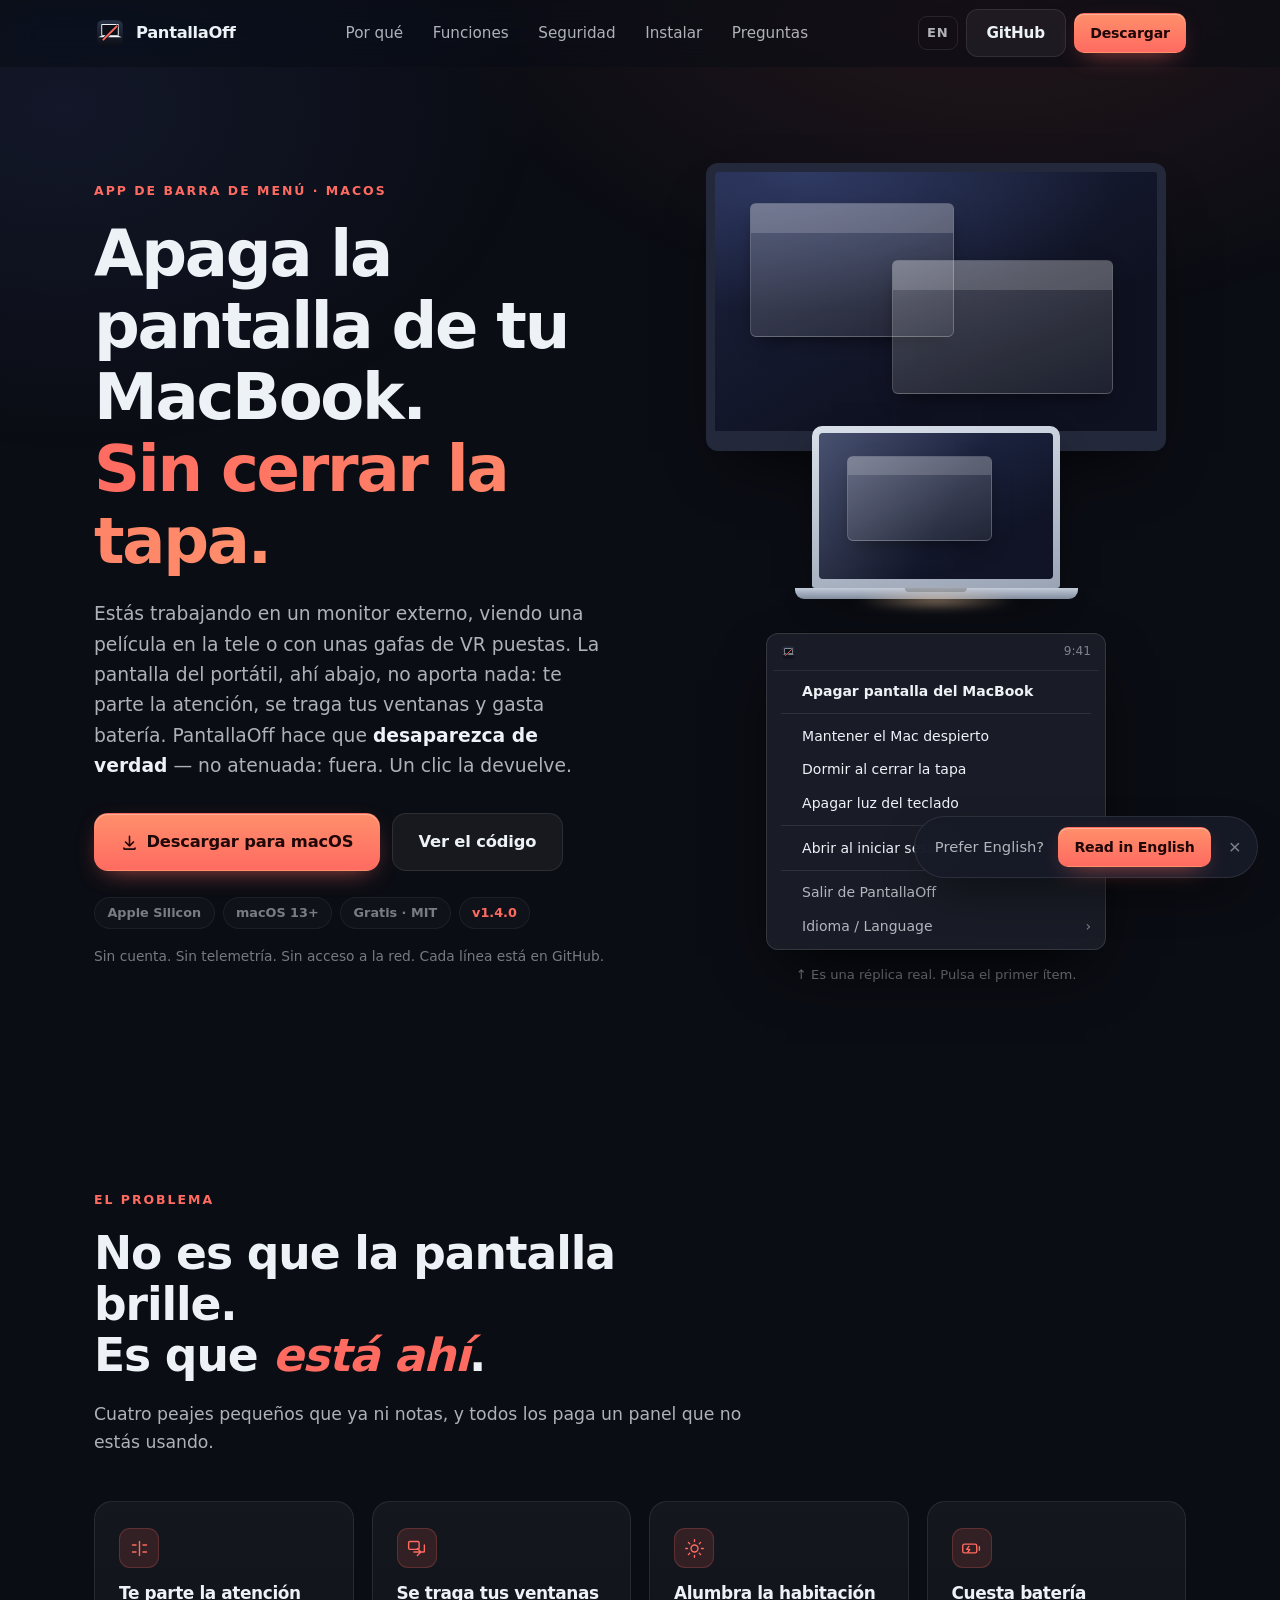
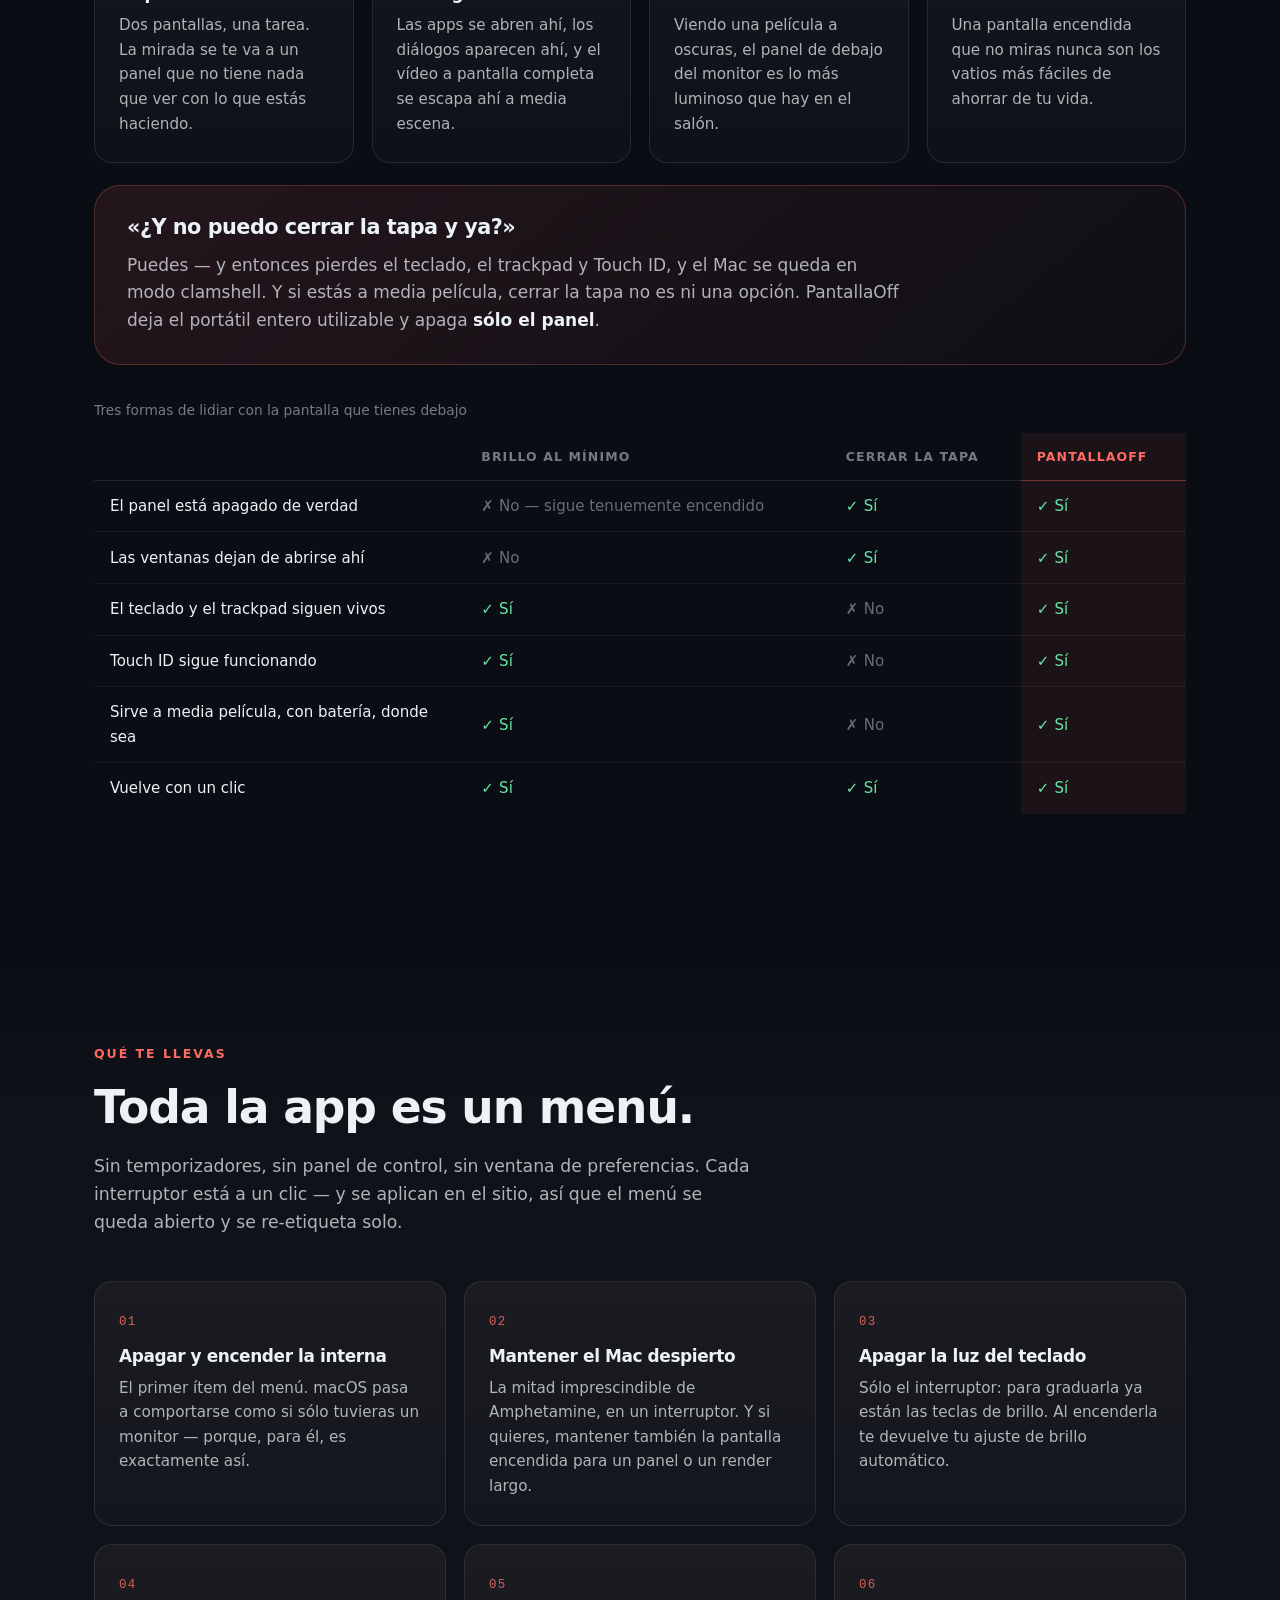
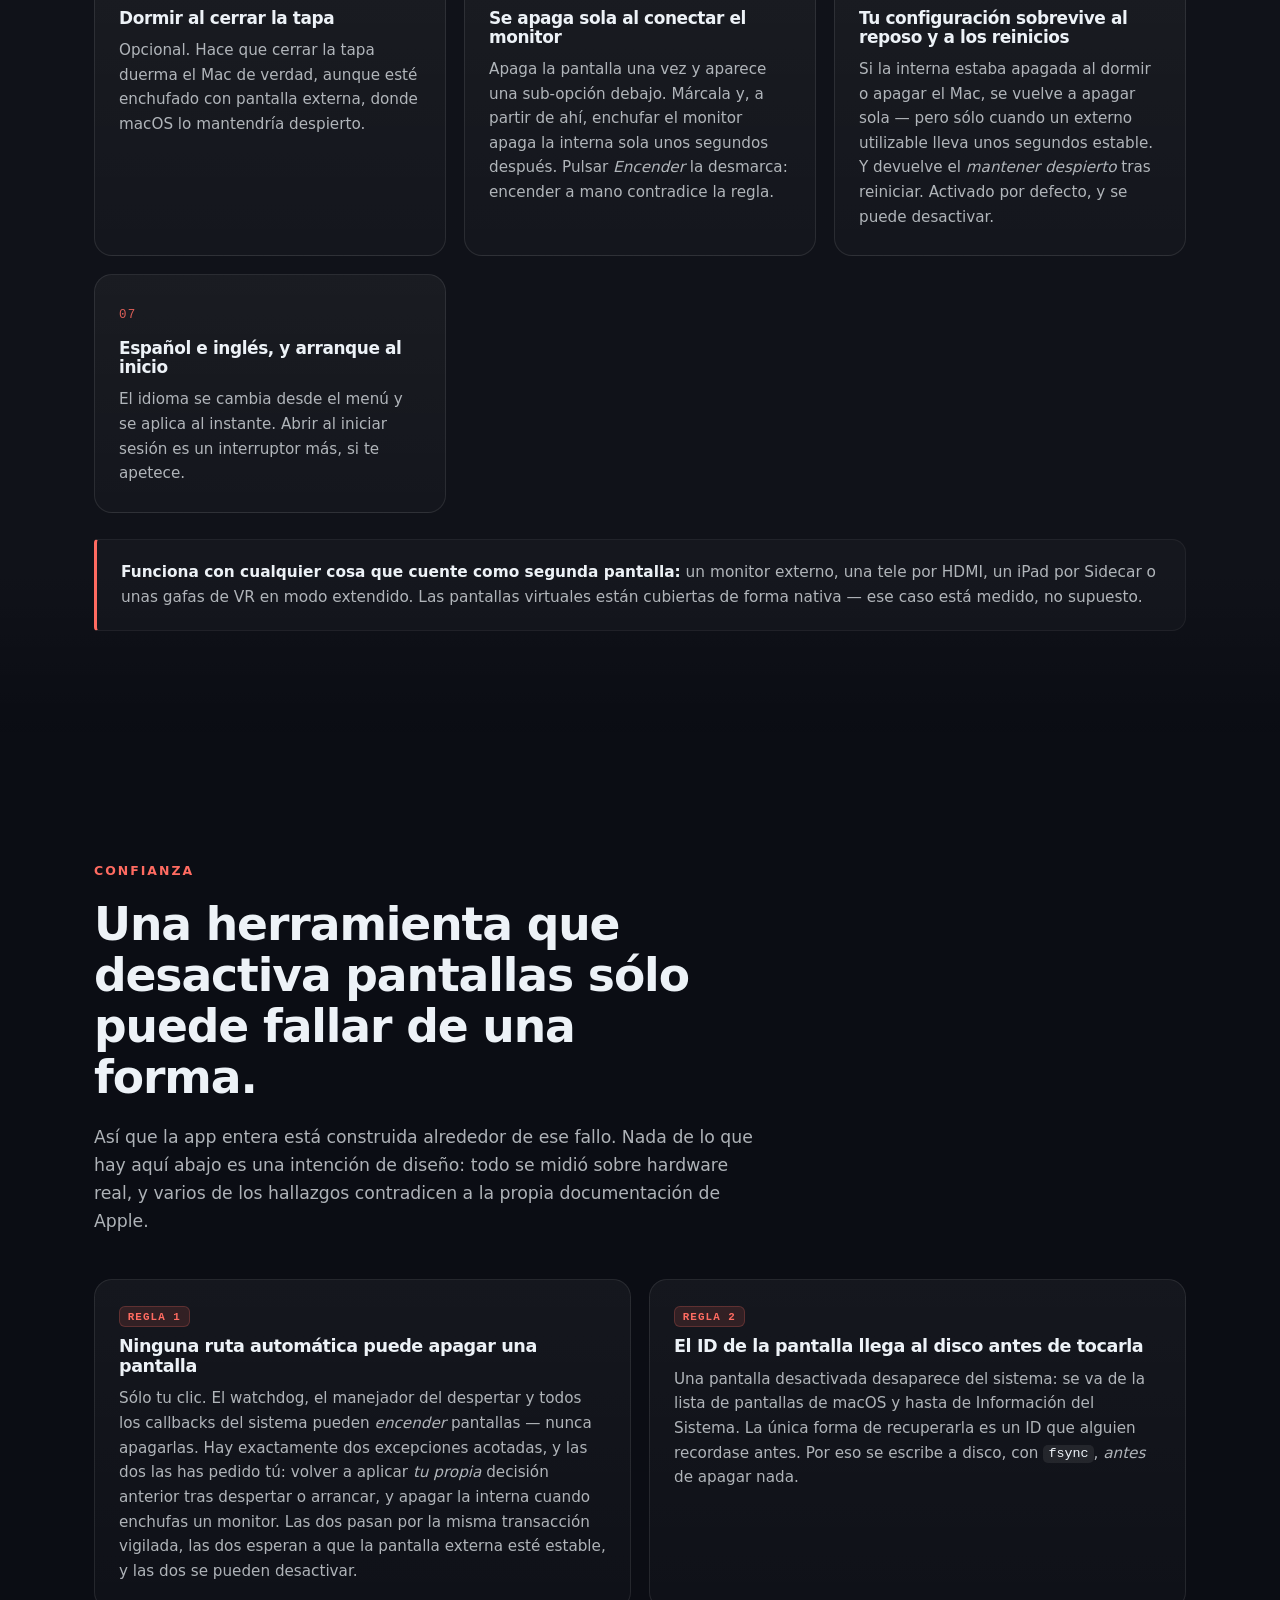
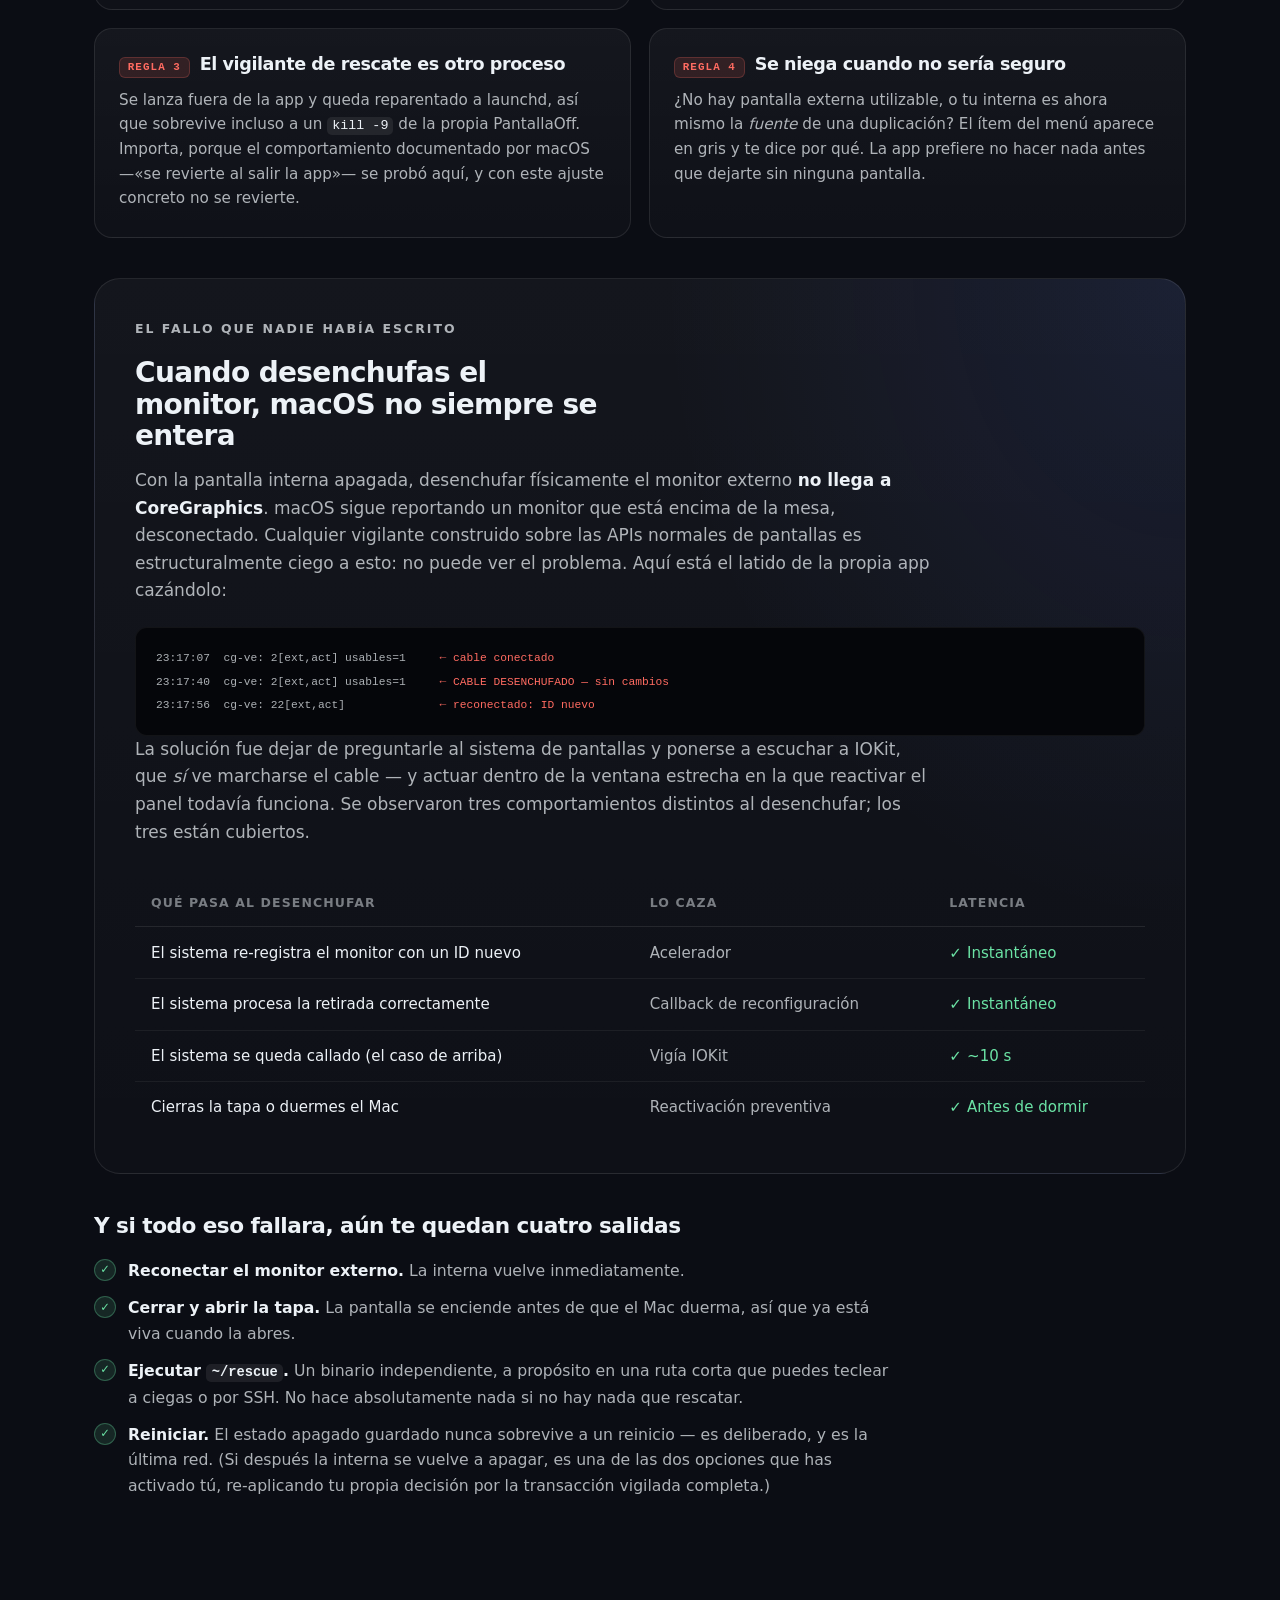
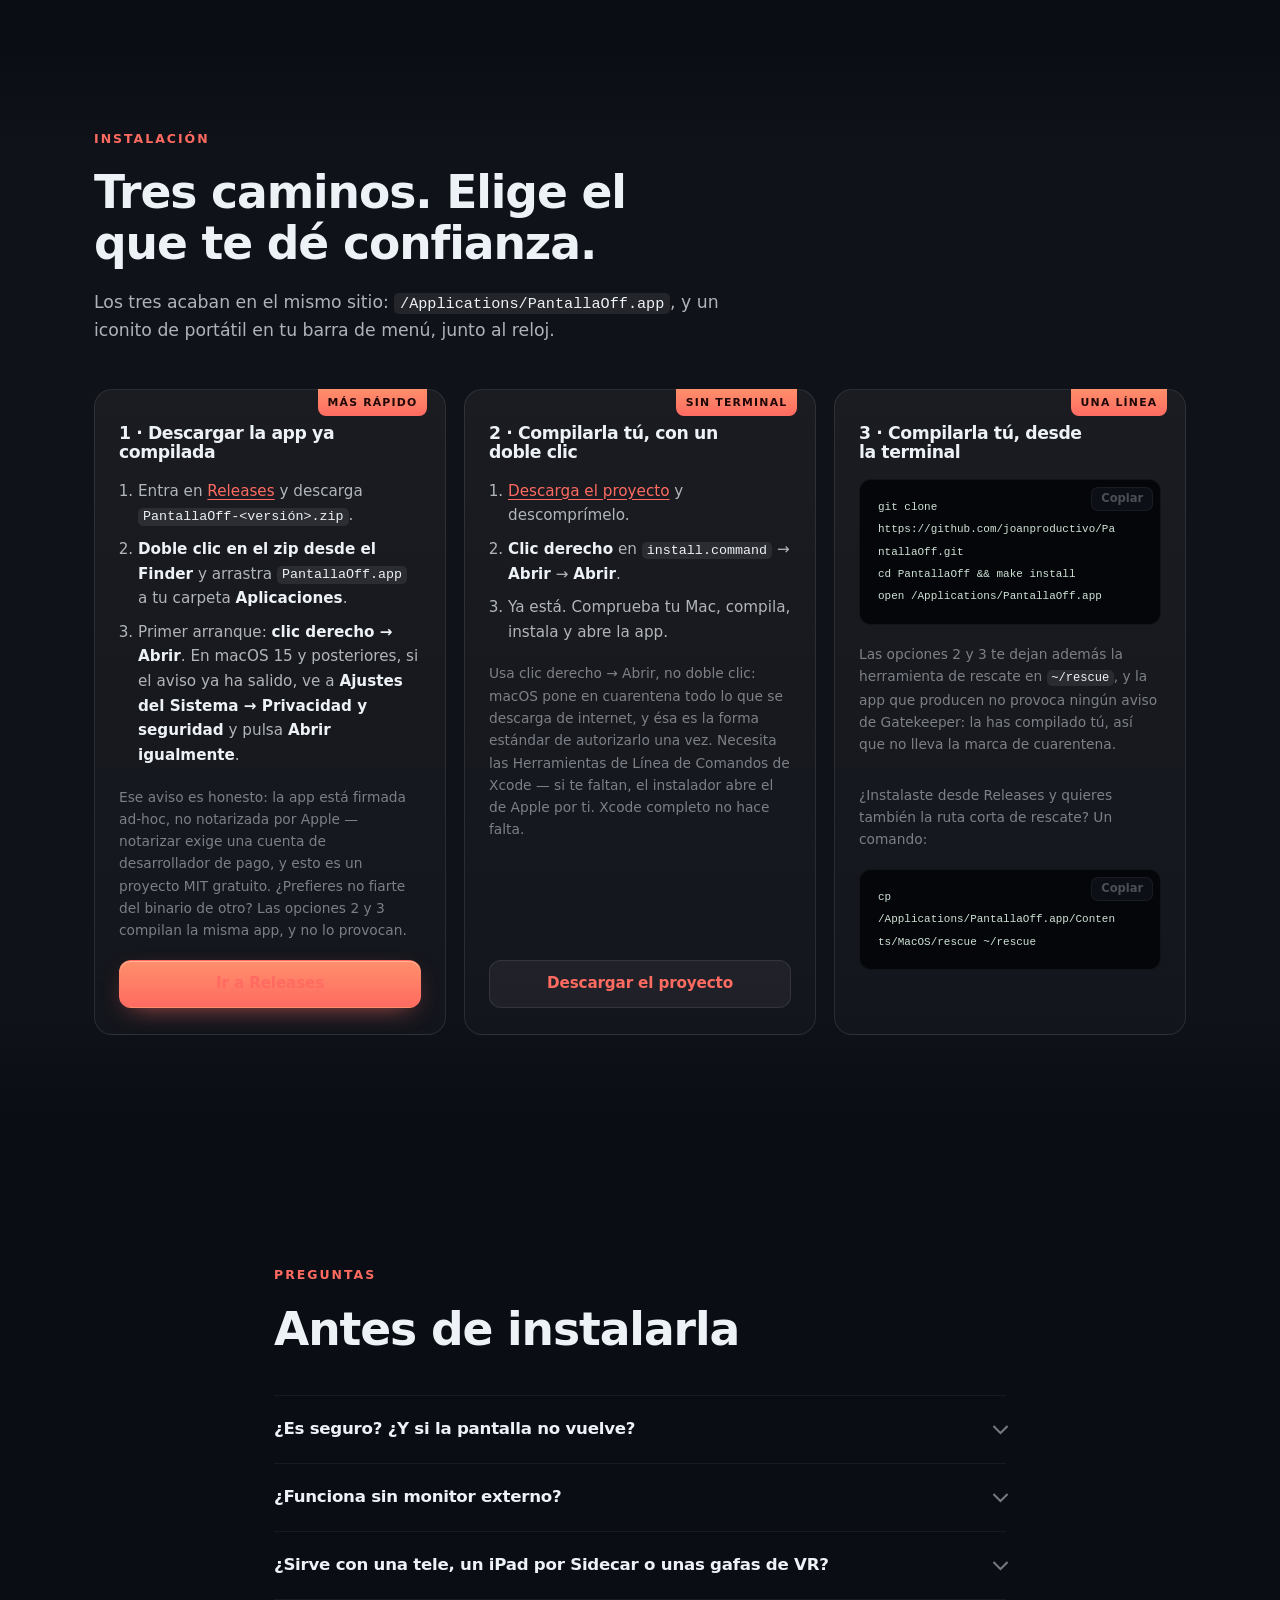
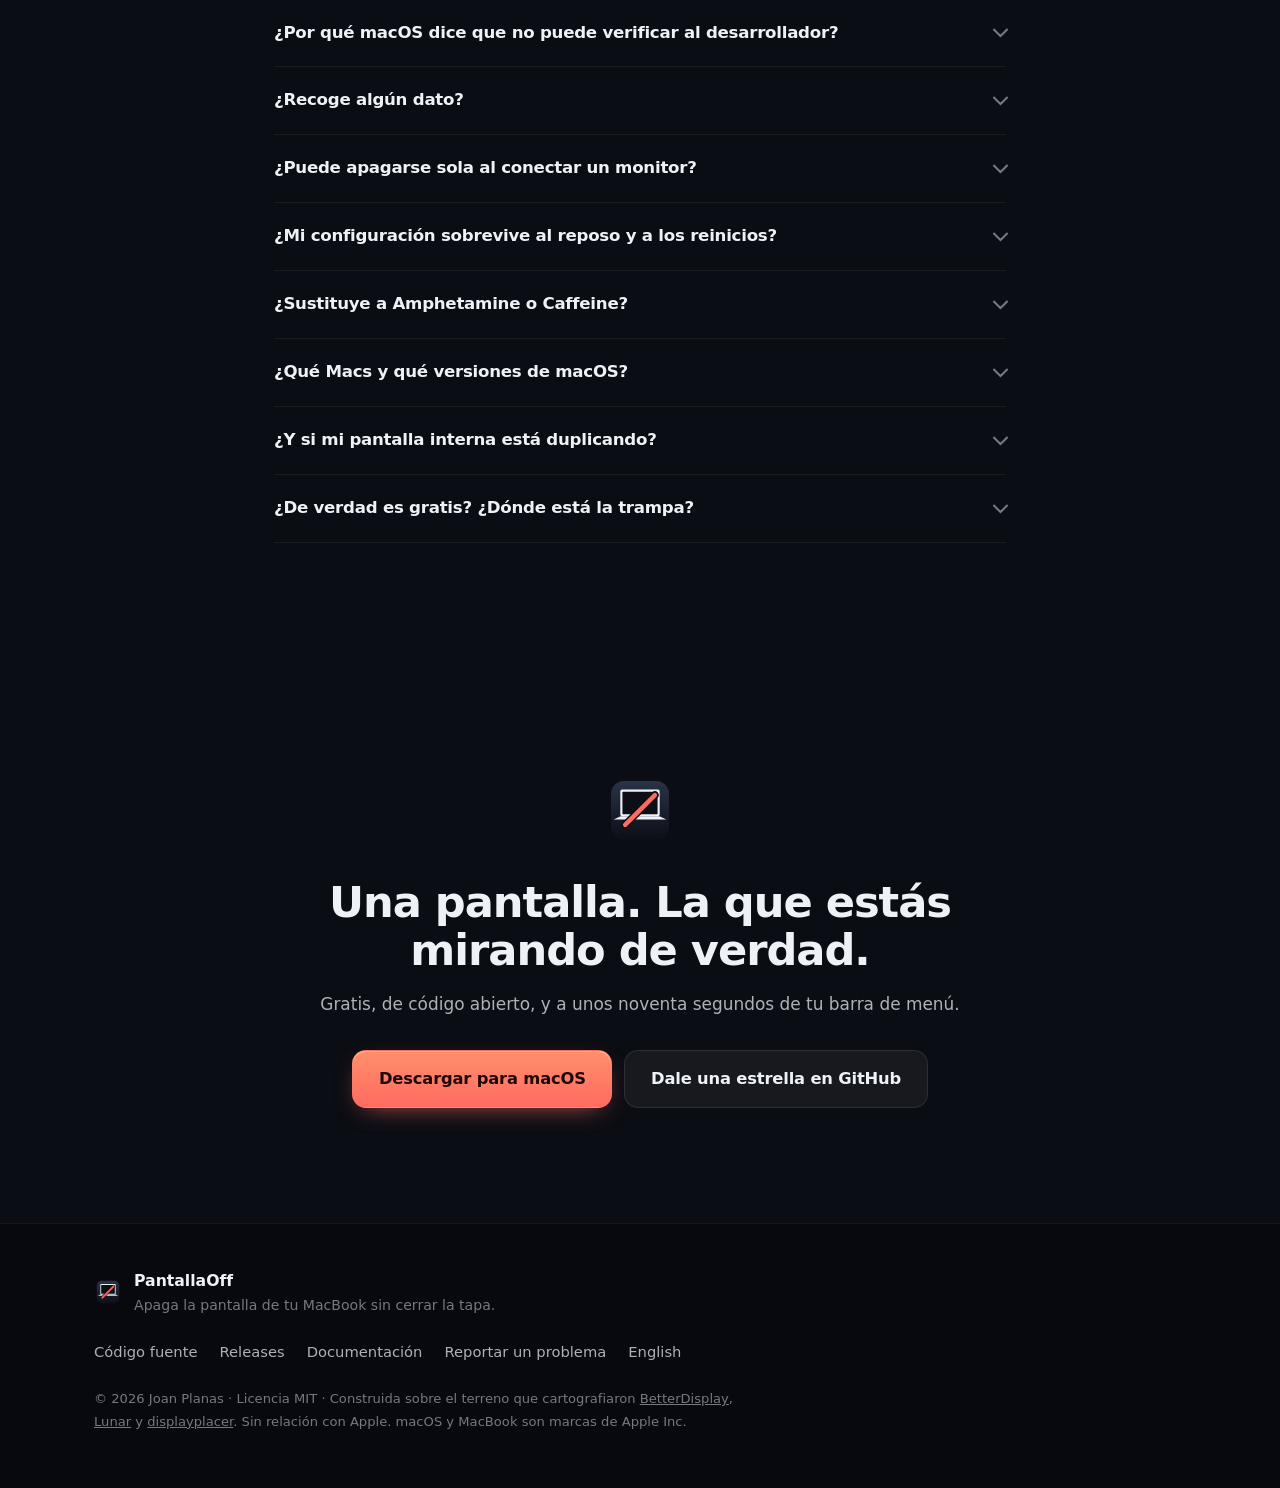
<file: docs/es/index.html>
<!doctype html>
<html lang="es" data-lang="es"
      data-copy="Copiar" data-copied="Copiado"
      data-menu-off="Apagar pantalla del MacBook"
      data-menu-on="Encender pantalla del MacBook">
<head>
<meta charset="utf-8">
<meta name="viewport" content="width=device-width, initial-scale=1">
<title>PantallaOff — Apaga la pantalla de tu MacBook sin cerrar la tapa</title>
<meta name="description" content="App gratuita de barra de menú para macOS que apaga la pantalla interna del MacBook con un clic, sin perder el teclado, el trackpad ni Touch ID. Código abierto, Apple Silicon, macOS 13+.">
<meta name="author" content="Joan Planas">
<meta name="theme-color" content="#0b0d14">
<meta name="color-scheme" content="dark">

<link rel="canonical" href="https://pantallaoff.joanproductivo.com/es/">
<link rel="alternate" hreflang="en" href="https://pantallaoff.joanproductivo.com/">
<link rel="alternate" hreflang="es" href="https://pantallaoff.joanproductivo.com/es/">
<link rel="alternate" hreflang="x-default" href="https://pantallaoff.joanproductivo.com/">

<meta property="og:type" content="website">
<meta property="og:site_name" content="PantallaOff">
<meta property="og:locale" content="es_ES">
<meta property="og:locale:alternate" content="en_GB">
<meta property="og:title" content="PantallaOff — Apaga la pantalla de tu MacBook sin cerrar la tapa">
<meta property="og:description" content="Un clic y la pantalla interna desaparece de verdad — no atenuada. El teclado, el trackpad y Touch ID siguen funcionando. Gratis y de código abierto.">
<meta property="og:url" content="https://pantallaoff.joanproductivo.com/es/">
<meta property="og:image" content="https://pantallaoff.joanproductivo.com/assets/og.es.jpg">
<meta property="og:image:width" content="1200">
<meta property="og:image:height" content="630">
<meta property="og:image:alt" content="PantallaOff — apaga la pantalla de tu MacBook sin cerrar la tapa">
<meta name="twitter:card" content="summary_large_image">
<meta name="twitter:title" content="PantallaOff — Apaga la pantalla de tu MacBook sin cerrar la tapa">
<meta name="twitter:description" content="Un clic y la pantalla interna desaparece de verdad — no atenuada. El teclado, el trackpad y Touch ID siguen funcionando. Gratis y de código abierto.">
<meta name="twitter:image" content="https://pantallaoff.joanproductivo.com/assets/og.es.jpg">

<link rel="icon" href="../assets/icon.svg" type="image/svg+xml">
<link rel="icon" href="../assets/icon-512.png" type="image/png" sizes="512x512">
<link rel="apple-touch-icon" href="../assets/icon-180.png">
<link rel="stylesheet" href="../assets/styles.css?v=3">
</head>
<body>

<a class="skip-link" href="#main">Ir al contenido</a>

<header class="nav" id="nav">
  <div class="wrap nav-inner">
    <a class="brand" href="./" aria-label="PantallaOff — inicio">
      <img src="../assets/icon.svg" width="32" height="32" alt="" aria-hidden="true">
      <span>PantallaOff</span>
    </a>

    <nav class="nav-links" aria-label="Secciones">
      <a href="#por-que">Por qué</a>
      <a href="#funciones">Funciones</a>
      <a href="#seguridad">Seguridad</a>
      <a href="#instalar">Instalar</a>
      <a href="#faq">Preguntas</a>
    </nav>

    <div class="nav-actions">
      <a class="lang-switch" href="../" hreflang="en" lang="en" title="Read in English">EN</a>
      <a class="btn btn-ghost nav-github" href="https://github.com/joanproductivo/PantallaOff" rel="noopener">GitHub</a>
      <a class="btn btn-primary btn-sm" href="https://github.com/joanproductivo/PantallaOff/releases/latest" rel="noopener">Descargar</a>
    </div>
  </div>
</header>

<main id="main">

<!-- ─────────────────────────────  HERO  ───────────────────────────── -->
<section class="hero">
  <div class="wrap hero-grid">

    <div class="hero-copy">
      <p class="eyebrow">App de barra de menú · macOS</p>
      <h1>Apaga la pantalla de tu MacBook.<br><span class="accent">Sin cerrar la tapa.</span></h1>
      <p class="lede">
        Estás trabajando en un monitor externo, viendo una película en la tele o con unas gafas de
        VR puestas. La pantalla del portátil, ahí abajo, no aporta nada: te parte la atención, se
        traga tus ventanas y gasta batería. PantallaOff hace que
        <strong>desaparezca de verdad</strong> — no atenuada: fuera. Un clic la devuelve.
      </p>

      <div class="cta-row">
        <a class="btn btn-primary btn-lg" href="https://github.com/joanproductivo/PantallaOff/releases/latest" rel="noopener">
          <svg viewBox="0 0 16 16" width="17" height="17" aria-hidden="true"><path fill="currentColor" d="M8 1.5a.75.75 0 0 1 .75.75v7.19l2.47-2.47a.75.75 0 1 1 1.06 1.06l-3.75 3.75a.75.75 0 0 1-1.06 0L3.72 8.03a.75.75 0 0 1 1.06-1.06l2.47 2.47V2.25A.75.75 0 0 1 8 1.5ZM2.75 12.5a.75.75 0 0 1 .75.75v.25h9v-.25a.75.75 0 0 1 1.5 0v.5A1.25 1.25 0 0 1 12.75 15h-9.5A1.25 1.25 0 0 1 2 13.75v-.5a.75.75 0 0 1 .75-.75Z"/></svg>
          Descargar para macOS
        </a>
        <a class="btn btn-ghost btn-lg" href="https://github.com/joanproductivo/PantallaOff" rel="noopener">Ver el código</a>
      </div>

      <ul class="badges" aria-label="Requisitos y licencia">
        <li>Apple Silicon</li>
        <li>macOS 13+</li>
        <li>Gratis · MIT</li>
        <li><span class="version-badge" id="version-badge">v1.4.0</span></li>
      </ul>
      <p class="fineprint">Sin cuenta. Sin telemetría. Sin acceso a la red. Cada línea está en GitHub.</p>
    </div>

    <!-- Ilustración + réplica del menú -->
    <div class="hero-demo">
      <div class="stage" id="stage" role="img"
           aria-label="Un MacBook delante de un monitor externo. Cuando la app apaga la pantalla interna, el panel del portátil se queda negro y su ventana sube al monitor.">
        <div class="monitor">
          <div class="mon-screen">
            <span class="win win-1"></span>
            <span class="win win-2"></span>
            <span class="win win-moved"></span>
          </div>
          <div class="mon-neck"></div>
          <div class="mon-foot"></div>
        </div>
        <div class="macbook">
          <div class="mb-lid">
            <div class="mb-screen"><span class="win win-3"></span></div>
          </div>
          <div class="mb-base"><span class="mb-notch"></span></div>
          <div class="mb-glow"></div>
        </div>
      </div>

      <div class="menu" id="menu">
        <div class="menu-bar">
          <img src="../assets/icon.svg" width="15" height="15" alt="" aria-hidden="true">
          <span class="menu-bar-time">9:41</span>
        </div>
        <button type="button" class="menu-item menu-primary" id="menu-toggle" aria-pressed="false">
          <span class="menu-check" aria-hidden="true"></span>
          <span class="menu-label">Apagar pantalla del MacBook</span>
        </button>
        <button type="button" class="menu-item menu-sub" id="menu-autooff" data-toggle aria-pressed="false" hidden>
          <span class="menu-check" aria-hidden="true"></span><span class="menu-label">Apagarla siempre al conectar una externa</span>
        </button>
        <hr>
        <button type="button" class="menu-item" data-toggle aria-pressed="false">
          <span class="menu-check" aria-hidden="true"></span><span class="menu-label">Mantener el Mac despierto</span>
        </button>
        <button type="button" class="menu-item" data-toggle aria-pressed="false">
          <span class="menu-check" aria-hidden="true"></span><span class="menu-label">Dormir al cerrar la tapa</span>
        </button>
        <button type="button" class="menu-item" data-toggle data-kb aria-pressed="false">
          <span class="menu-check" aria-hidden="true"></span><span class="menu-label">Apagar luz del teclado</span>
        </button>
        <hr>
        <button type="button" class="menu-item" data-toggle aria-pressed="false">
          <span class="menu-check" aria-hidden="true"></span><span class="menu-label">Abrir al iniciar sesión</span>
        </button>
        <hr>
        <span class="menu-item is-static"><span class="menu-check" aria-hidden="true"></span><span class="menu-label">Salir de PantallaOff</span></span>
        <span class="menu-item is-static"><span class="menu-check" aria-hidden="true"></span><span class="menu-label">Idioma / Language<em class="menu-arrow">›</em></span></span>
      </div>
      <p class="demo-hint">↑ Es una réplica real. Pulsa el primer ítem.</p>
    </div>

  </div>
</section>

<!-- ─────────────────────────────  POR QUÉ  ───────────────────────────── -->
<section class="section" id="por-que">
  <div class="wrap">
    <p class="eyebrow">El problema</p>
    <h2 class="section-title">No es que la pantalla brille.<br>Es que <em>está ahí</em>.</h2>
    <p class="section-lede">
      Cuatro peajes pequeños que ya ni notas, y todos los paga un panel que no estás usando.
    </p>

    <div class="grid grid-4 reveal">
      <article class="card">
        <div class="card-icon" aria-hidden="true">
          <svg viewBox="0 0 24 24" fill="none" stroke="currentColor" stroke-width="1.6" stroke-linecap="round"><path d="M12 4v16M4 8h4M16 8h4M4 16h4M16 16h4"/></svg>
        </div>
        <h3>Te parte la atención</h3>
        <p>Dos pantallas, una tarea. La mirada se te va a un panel que no tiene nada que ver con lo que estás haciendo.</p>
      </article>
      <article class="card">
        <div class="card-icon" aria-hidden="true">
          <svg viewBox="0 0 24 24" fill="none" stroke="currentColor" stroke-width="1.6" stroke-linecap="round" stroke-linejoin="round"><rect x="3" y="4" width="12" height="9" rx="1.5"/><path d="M9 20h11a1 1 0 0 0 1-1v-7M13 16l4 4-4 4" transform="translate(0,-4)"/></svg>
        </div>
        <h3>Se traga tus ventanas</h3>
        <p>Las apps se abren ahí, los diálogos aparecen ahí, y el vídeo a pantalla completa se escapa ahí a media escena.</p>
      </article>
      <article class="card">
        <div class="card-icon" aria-hidden="true">
          <svg viewBox="0 0 24 24" fill="none" stroke="currentColor" stroke-width="1.6" stroke-linecap="round"><circle cx="12" cy="12" r="4"/><path d="M12 2v2M12 20v2M2 12h2M20 12h2M5 5l1.5 1.5M17.5 17.5 19 19M19 5l-1.5 1.5M6.5 17.5 5 19"/></svg>
        </div>
        <h3>Alumbra la habitación</h3>
        <p>Viendo una película a oscuras, el panel de debajo del monitor es lo más luminoso que hay en el salón.</p>
      </article>
      <article class="card">
        <div class="card-icon" aria-hidden="true">
          <svg viewBox="0 0 24 24" fill="none" stroke="currentColor" stroke-width="1.6" stroke-linecap="round" stroke-linejoin="round"><rect x="2" y="7" width="16" height="10" rx="2"/><path d="M21 10v4"/><path d="M9 9.5 6.5 13H10l-2 3"/></svg>
        </div>
        <h3>Cuesta batería</h3>
        <p>Una pantalla encendida que no miras nunca son los vatios más fáciles de ahorrar de tu vida.</p>
      </article>
    </div>

    <div class="callout reveal">
      <h3>«¿Y no puedo cerrar la tapa y ya?»</h3>
      <p>
        Puedes — y entonces pierdes el teclado, el trackpad y Touch ID, y el Mac se queda en modo
        clamshell. Y si estás a media película, cerrar la tapa no es ni una opción. PantallaOff deja
        el portátil entero utilizable y apaga <em>sólo el panel</em>.
      </p>
    </div>

    <!-- Comparativa -->
    <div class="table-scroll reveal">
      <table class="compare">
        <caption>Tres formas de lidiar con la pantalla que tienes debajo</caption>
        <thead>
          <tr>
            <th scope="col"><span class="sr-only">Qué consigues</span></th>
            <th scope="col">Brillo al mínimo</th>
            <th scope="col">Cerrar la tapa</th>
            <th scope="col" class="is-us">PantallaOff</th>
          </tr>
        </thead>
        <tbody>
          <tr><th scope="row">El panel está apagado de verdad</th><td class="no">No — sigue tenuemente encendido</td><td class="yes">Sí</td><td class="yes is-us">Sí</td></tr>
          <tr><th scope="row">Las ventanas dejan de abrirse ahí</th><td class="no">No</td><td class="yes">Sí</td><td class="yes is-us">Sí</td></tr>
          <tr><th scope="row">El teclado y el trackpad siguen vivos</th><td class="yes">Sí</td><td class="no">No</td><td class="yes is-us">Sí</td></tr>
          <tr><th scope="row">Touch ID sigue funcionando</th><td class="yes">Sí</td><td class="no">No</td><td class="yes is-us">Sí</td></tr>
          <tr><th scope="row">Sirve a media película, con batería, donde sea</th><td class="yes">Sí</td><td class="no">No</td><td class="yes is-us">Sí</td></tr>
          <tr><th scope="row">Vuelve con un clic</th><td class="yes">Sí</td><td class="yes">Sí</td><td class="yes is-us">Sí</td></tr>
        </tbody>
      </table>
    </div>
  </div>
</section>

<!-- ─────────────────────────────  FUNCIONES  ───────────────────────────── -->
<section class="section section-alt" id="funciones">
  <div class="wrap">
    <p class="eyebrow">Qué te llevas</p>
    <h2 class="section-title">Toda la app es un menú.</h2>
    <p class="section-lede">
      Sin temporizadores, sin panel de control, sin ventana de preferencias. Cada interruptor está
      a un clic — y se aplican en el sitio, así que el menú se queda abierto y se re-etiqueta solo.
    </p>

    <div class="grid grid-3 reveal">
      <article class="card feature">
        <span class="feature-num">01</span>
        <h3>Apagar y encender la interna</h3>
        <p>El primer ítem del menú. macOS pasa a comportarse como si sólo tuvieras un monitor — porque, para él, es exactamente así.</p>
      </article>
      <article class="card feature">
        <span class="feature-num">02</span>
        <h3>Mantener el Mac despierto</h3>
        <p>La mitad imprescindible de Amphetamine, en un interruptor. Y si quieres, mantener también la pantalla encendida para un panel o un render largo.</p>
      </article>
      <article class="card feature">
        <span class="feature-num">03</span>
        <h3>Apagar la luz del teclado</h3>
        <p>Sólo el interruptor: para graduarla ya están las teclas de brillo. Al encenderla te devuelve tu ajuste de brillo automático.</p>
      </article>
      <article class="card feature">
        <span class="feature-num">04</span>
        <h3>Dormir al cerrar la tapa</h3>
        <p>Opcional. Hace que cerrar la tapa duerma el Mac de verdad, aunque esté enchufado con pantalla externa, donde macOS lo mantendría despierto.</p>
      </article>
      <article class="card feature">
        <span class="feature-num">05</span>
        <h3>Se apaga sola al conectar el monitor</h3>
        <p>Apaga la pantalla una vez y aparece una sub-opción debajo. Márcala y, a partir de ahí, enchufar el monitor apaga la interna sola unos segundos después. Pulsar <em>Encender</em> la desmarca: encender a mano contradice la regla.</p>
      </article>
      <article class="card feature">
        <span class="feature-num">06</span>
        <h3>Tu configuración sobrevive al reposo y a los reinicios</h3>
        <p>Si la interna estaba apagada al dormir o apagar el Mac, se vuelve a apagar sola — pero sólo cuando un externo utilizable lleva unos segundos estable. Y devuelve el <em>mantener despierto</em> tras reiniciar. Activado por defecto, y se puede desactivar.</p>
      </article>
      <article class="card feature">
        <span class="feature-num">07</span>
        <h3>Español e inglés, y arranque al inicio</h3>
        <p>El idioma se cambia desde el menú y se aplica al instante. Abrir al iniciar sesión es un interruptor más, si te apetece.</p>
      </article>
    </div>

    <div class="note reveal">
      <strong>Funciona con cualquier cosa que cuente como segunda pantalla:</strong> un monitor
      externo, una tele por HDMI, un iPad por Sidecar o unas gafas de VR en modo extendido. Las
      pantallas virtuales están cubiertas de forma nativa — ese caso está medido, no supuesto.
    </div>
  </div>
</section>

<!-- ─────────────────────────────  SEGURIDAD  ───────────────────────────── -->
<section class="section" id="seguridad">
  <div class="wrap">
    <p class="eyebrow">Confianza</p>
    <h2 class="section-title">Una herramienta que desactiva pantallas sólo puede fallar de una forma.</h2>
    <p class="section-lede">
      Así que la app entera está construida alrededor de ese fallo. Nada de lo que hay aquí abajo
      es una intención de diseño: todo se midió sobre hardware real, y varios de los hallazgos
      contradicen a la propia documentación de Apple.
    </p>

    <div class="grid grid-2 reveal">
      <article class="card pillar">
        <h3><span class="pillar-tag">Regla 1</span> Ninguna ruta automática puede apagar una pantalla</h3>
        <p>
          Sólo tu clic. El watchdog, el manejador del despertar y todos los callbacks del sistema
          pueden <em>encender</em> pantallas — nunca apagarlas. Hay exactamente dos excepciones
          acotadas, y las dos las has pedido tú: volver a aplicar <em>tu propia</em> decisión
          anterior tras despertar o arrancar, y apagar la interna cuando enchufas un monitor. Las
          dos pasan por la misma transacción vigilada, las dos esperan a que la pantalla externa
          esté estable, y las dos se pueden desactivar.
        </p>
      </article>
      <article class="card pillar">
        <h3><span class="pillar-tag">Regla 2</span> El ID de la pantalla llega al disco antes de tocarla</h3>
        <p>
          Una pantalla desactivada desaparece del sistema: se va de la lista de pantallas de macOS
          y hasta de Información del Sistema. La única forma de recuperarla es un ID que alguien
          recordase antes. Por eso se escribe a disco, con <code>fsync</code>, <em>antes</em> de
          apagar nada.
        </p>
      </article>
      <article class="card pillar">
        <h3><span class="pillar-tag">Regla 3</span> El vigilante de rescate es otro proceso</h3>
        <p>
          Se lanza fuera de la app y queda reparentado a launchd, así que sobrevive incluso a un
          <code>kill -9</code> de la propia PantallaOff. Importa, porque el comportamiento
          documentado por macOS —«se revierte al salir la app»— se probó aquí, y con este ajuste
          concreto no se revierte.
        </p>
      </article>
      <article class="card pillar">
        <h3><span class="pillar-tag">Regla 4</span> Se niega cuando no sería seguro</h3>
        <p>
          ¿No hay pantalla externa utilizable, o tu interna es ahora mismo la <em>fuente</em> de una
          duplicación? El ítem del menú aparece en gris y te dice por qué. La app prefiere no hacer
          nada antes que dejarte sin ninguna pantalla.
        </p>
      </article>
    </div>

    <div class="zombie reveal">
      <p class="eyebrow">El fallo que nadie había escrito</p>
      <h3>Cuando desenchufas el monitor, macOS no siempre se entera</h3>
      <p>
        Con la pantalla interna apagada, desenchufar físicamente el monitor externo
        <strong>no llega a CoreGraphics</strong>. macOS sigue reportando un monitor que está encima
        de la mesa, desconectado. Cualquier vigilante construido sobre las APIs normales de
        pantallas es estructuralmente ciego a esto: no puede ver el problema. Aquí está el latido de
        la propia app cazándolo:
      </p>
<pre class="log" aria-label="Extracto del registro con el monitor desconectado aún reportado"><code>23:17:07  cg-ve: 2[ext,act] usables=1     <span class="c">← cable conectado</span>
23:17:40  cg-ve: 2[ext,act] usables=1     <span class="c">← CABLE DESENCHUFADO — sin cambios</span>
23:17:56  cg-ve: 22[ext,act]              <span class="c">← reconectado: ID nuevo</span></code></pre>
      <p>
        La solución fue dejar de preguntarle al sistema de pantallas y ponerse a escuchar a IOKit,
        que <em>sí</em> ve marcharse el cable — y actuar dentro de la ventana estrecha en la que
        reactivar el panel todavía funciona. Se observaron tres comportamientos distintos al
        desenchufar; los tres están cubiertos.
      </p>
      <div class="table-scroll">
        <table class="compare compact">
          <thead><tr><th scope="col">Qué pasa al desenchufar</th><th scope="col">Lo caza</th><th scope="col">Latencia</th></tr></thead>
          <tbody>
            <tr><td>El sistema re-registra el monitor con un ID nuevo</td><td>Acelerador</td><td class="yes">Instantáneo</td></tr>
            <tr><td>El sistema procesa la retirada correctamente</td><td>Callback de reconfiguración</td><td class="yes">Instantáneo</td></tr>
            <tr><td>El sistema se queda callado (el caso de arriba)</td><td>Vigía IOKit</td><td class="yes">~10 s</td></tr>
            <tr><td>Cierras la tapa o duermes el Mac</td><td>Reactivación preventiva</td><td class="yes">Antes de dormir</td></tr>
          </tbody>
        </table>
      </div>
    </div>

    <div class="escape reveal">
      <h3>Y si todo eso fallara, aún te quedan cuatro salidas</h3>
      <ul class="ticks">
        <li><strong>Reconectar el monitor externo.</strong> La interna vuelve inmediatamente.</li>
        <li><strong>Cerrar y abrir la tapa.</strong> La pantalla se enciende antes de que el Mac duerma, así que ya está viva cuando la abres.</li>
        <li><strong>Ejecutar <code>~/rescue</code>.</strong> Un binario independiente, a propósito en una ruta corta que puedes teclear a ciegas o por SSH. No hace absolutamente nada si no hay nada que rescatar.</li>
        <li><strong>Reiniciar.</strong> El estado apagado guardado nunca sobrevive a un reinicio — es deliberado, y es la última red. (Si después la interna se vuelve a apagar, es una de las dos opciones que has activado tú, re-aplicando tu propia decisión por la transacción vigilada completa.)</li>
      </ul>
    </div>
  </div>
</section>

<!-- ─────────────────────────────  INSTALAR  ───────────────────────────── -->
<section class="section section-alt" id="instalar">
  <div class="wrap">
    <p class="eyebrow">Instalación</p>
    <h2 class="section-title">Tres caminos. Elige el que te dé confianza.</h2>
    <p class="section-lede">
      Los tres acaban en el mismo sitio: <code>/Applications/PantallaOff.app</code>, y un iconito de
      portátil en tu barra de menú, junto al reloj.
    </p>

    <div class="grid grid-3 reveal">

      <article class="card install">
        <span class="install-tag">Más rápido</span>
        <h3>1 · Descargar la app ya compilada</h3>
        <ol>
          <li>Entra en <a href="https://github.com/joanproductivo/PantallaOff/releases/latest" rel="noopener">Releases</a> y descarga <code>PantallaOff-&lt;versión&gt;.zip</code>.</li>
          <li><strong>Doble clic en el zip desde el Finder</strong> y arrastra <code>PantallaOff.app</code> a tu carpeta <strong>Aplicaciones</strong>.</li>
          <li>Primer arranque: <strong>clic derecho → Abrir</strong>. En macOS 15 y posteriores, si el aviso ya ha salido, ve a <strong>Ajustes del Sistema → Privacidad y seguridad</strong> y pulsa <strong>Abrir igualmente</strong>.</li>
        </ol>
        <p class="install-note">
          Ese aviso es honesto: la app está firmada ad-hoc, no notarizada por Apple — notarizar
          exige una cuenta de desarrollador de pago, y esto es un proyecto MIT gratuito. ¿Prefieres
          no fiarte del binario de otro? Las opciones 2 y 3 compilan la misma app, y no lo provocan.
        </p>
        <a class="btn btn-primary btn-block" href="https://github.com/joanproductivo/PantallaOff/releases/latest" rel="noopener">Ir a Releases</a>
      </article>

      <article class="card install">
        <span class="install-tag">Sin terminal</span>
        <h3>2 · Compilarla tú, con un doble clic</h3>
        <ol>
          <li><a href="https://github.com/joanproductivo/PantallaOff/archive/refs/heads/main.zip" rel="noopener">Descarga el proyecto</a> y descomprímelo.</li>
          <li><strong>Clic derecho</strong> en <code>install.command</code> → <strong>Abrir</strong> → <strong>Abrir</strong>.</li>
          <li>Ya está. Comprueba tu Mac, compila, instala y abre la app.</li>
        </ol>
        <p class="install-note">
          Usa clic derecho → Abrir, no doble clic: macOS pone en cuarentena todo lo que se descarga
          de internet, y ésa es la forma estándar de autorizarlo una vez. Necesita las Herramientas
          de Línea de Comandos de Xcode — si te faltan, el instalador abre el de Apple por ti. Xcode
          completo no hace falta.
        </p>
        <a class="btn btn-ghost btn-block" href="https://github.com/joanproductivo/PantallaOff/archive/refs/heads/main.zip" rel="noopener">Descargar el proyecto</a>
      </article>

      <article class="card install">
        <span class="install-tag">Una línea</span>
        <h3>3 · Compilarla tú, desde la terminal</h3>
        <div class="code" data-copy-target>
          <button type="button" class="copy" aria-label="Copiar comando">Copiar</button>
<pre><code>git clone https://github.com/joanproductivo/PantallaOff.git
cd PantallaOff &amp;&amp; make install
open /Applications/PantallaOff.app</code></pre>
        </div>
        <p class="install-note">
          Las opciones 2 y 3 te dejan además la herramienta de rescate en <code>~/rescue</code>, y la
          app que producen no provoca ningún aviso de Gatekeeper: la has compilado tú, así que no
          lleva la marca de cuarentena.
        </p>
        <p class="install-note">
          ¿Instalaste desde Releases y quieres también la ruta corta de rescate? Un comando:
        </p>
        <div class="code" data-copy-target>
          <button type="button" class="copy" aria-label="Copiar comando">Copiar</button>
<pre><code>cp /Applications/PantallaOff.app/Contents/MacOS/rescue ~/rescue</code></pre>
        </div>
      </article>

    </div>
  </div>
</section>

<!-- ─────────────────────────────  FAQ  ───────────────────────────── -->
<section class="section" id="faq">
  <div class="wrap wrap-narrow">
    <p class="eyebrow">Preguntas</p>
    <h2 class="section-title">Antes de instalarla</h2>

    <div class="faq reveal">
      <details>
        <summary>¿Es seguro? ¿Y si la pantalla no vuelve?</summary>
        <div class="faq-body">
          <p>Es la pregunta alrededor de la que está diseñada la app. Ninguna ruta automática puede apagar una pantalla por su cuenta: sólo tu clic, o una de las dos opciones que actives tú re-aplicando una decisión que ya tomaste, por esa misma transacción vigilada. El ID de la pantalla se escribe a disco antes de apagar nada, un vigilante de rescate corre en otro proceso que sobrevive a que maten la app, y un vigía IOKit caza el único caso que a macOS se le escapa. Si fallara todo a la vez, aún tienes cuatro salidas: reconectar el monitor, cerrar y abrir la tapa, ejecutar <code>~/rescue</code> o reiniciar — el estado apagado nunca sobrevive a un reinicio.</p>
        </div>
      </details>
      <details>
        <summary>¿Funciona sin monitor externo?</summary>
        <div class="faq-body">
          <p>No, y es deliberado. Sin una segunda pantalla utilizable, apagar la interna te dejaría sin ninguna, y con cero pantallas activas macOS no puede recuperar un panel por software. Así que el ítem del menú se pone en gris y te explica por qué.</p>
        </div>
      </details>
      <details>
        <summary>¿Sirve con una tele, un iPad por Sidecar o unas gafas de VR?</summary>
        <div class="faq-body">
          <p>Sí: vale cualquier cosa que macOS trate como segunda pantalla utilizable, incluida una tele por HDMI y unas gafas de VR en modo extendido. Las pantallas virtuales se midieron específicamente, porque a nivel de sistema se comportan distinto que un cable, y están cubiertas de forma nativa.</p>
        </div>
      </details>
      <details>
        <summary>¿Por qué macOS dice que no puede verificar al desarrollador?</summary>
        <div class="faq-body">
          <p>Porque la app está firmada ad-hoc en vez de notarizada por Apple, y notarizar exige una cuenta de desarrollador de pago para lo que es un proyecto MIT gratuito. Clic derecho → Abrir, o <strong>Ajustes del Sistema → Privacidad y seguridad → Abrir igualmente</strong>. Y si prefieres no fiarte del binario de un desconocido, compílala tú con un doble clic o un comando: misma app, sin aviso.</p>
        </div>
      </details>
      <details>
        <summary>¿Recoge algún dato?</summary>
        <div class="faq-body">
          <p>Ninguno. No hay cuenta, ni analítica, ni acceso a la red. En marcha normal ni siquiera escribe un fichero de registro: los eventos se quedan en un búfer pequeño en memoria y sólo llegan al disco si algo va mal, para poder diagnosticar después una pantalla en negro.</p>
        </div>
      </details>
      <details>
        <summary>¿Puede apagarse sola al conectar un monitor?</summary>
        <div class="faq-body">
          <p>Sí, y viene desactivado. Apaga la pantalla una vez y aparece una sub-opción justo debajo del ítem del menú; márcala y, a partir de ahí, enchufar el monitor apaga la interna sola unos segundos después — por la misma transacción vigilada que tu clic, así que si en ese momento no hay una externa estable, no pasa nada. La marca se recuerda entre reinicios. Pulsar <em>Encender pantalla del MacBook</em> la desmarca, porque encender a mano contradice la regla. Sólo con monitores físicos: las pantallas virtuales (gafas de VR, Sidecar) no la disparan.</p>
        </div>
      </details>
      <details>
        <summary>¿Mi configuración sobrevive al reposo y a los reinicios?</summary>
        <div class="faq-body">
          <p>Sí, si quieres. Si la interna estaba apagada al dormir o apagar el Mac, PantallaOff la vuelve a apagar tras despertar o arrancar — pero sólo cuando un externo utilizable lleva unos segundos estable, dentro de una ventana corta y con las mismas comprobaciones que un clic manual. Viene activado y se puede desactivar en ⌥ → Diagnóstico.</p>
        </div>
      </details>
      <details>
        <summary>¿Sustituye a Amphetamine o Caffeine?</summary>
        <div class="faq-body">
          <p>Para lo que usa casi todo el mundo, sí: «Mantener el Mac despierto» es un interruptor, con un «…y la pantalla encendida» opcional, usando la misma API pública de aserciones de energía. Si necesitas horarios, disparadores o reglas por app, quédate con Amphetamine: esta app no tiene nada de eso, a propósito.</p>
        </div>
      </details>
      <details>
        <summary>¿Qué Macs y qué versiones de macOS?</summary>
        <div class="faq-body">
          <p>Apple Silicon, macOS 13 Ventura o posterior. Todo lo documentado aquí se midió en macOS 26.6; la compilación apunta a 13+ y compila limpio ahí, pero en versiones anteriores trátalo como no probado. En Intel no se ha probado nunca.</p>
        </div>
      </details>
      <details>
        <summary>¿Y si mi pantalla interna está duplicando?</summary>
        <div class="faq-body">
          <p>Si es la <em>fuente</em> de la duplicación, apagarla dejaría sin origen a todo el conjunto, así que la app se niega y te ofrece romper la duplicación primero. Ser la <em>copia</em> duplicada no es problema: se apaga con normalidad.</p>
        </div>
      </details>
      <details>
        <summary>¿De verdad es gratis? ¿Dónde está la trampa?</summary>
        <div class="faq-body">
          <p>Gratis, con licencia MIT y sin versión de pago. La trampa honesta es técnica: apagar una pantalla exige una API privada de macOS, lo que implica que la app no puede estar en la App Store y que Apple podría romperla en una versión futura. Ese trato es el mismo que hacen todas las herramientas de esta categoría, y es justo por eso que el código es público.</p>
        </div>
      </details>
    </div>
  </div>
</section>

<!-- ─────────────────────────────  CTA FINAL  ───────────────────────────── -->
<section class="final">
  <div class="wrap wrap-narrow final-inner">
    <img src="../assets/icon.svg" width="72" height="72" alt="" aria-hidden="true">
    <h2>Una pantalla. La que estás mirando de verdad.</h2>
    <p>Gratis, de código abierto, y a unos noventa segundos de tu barra de menú.</p>
    <div class="cta-row cta-center">
      <a class="btn btn-primary btn-lg" href="https://github.com/joanproductivo/PantallaOff/releases/latest" rel="noopener">Descargar para macOS</a>
      <a class="btn btn-ghost btn-lg" href="https://github.com/joanproductivo/PantallaOff" rel="noopener">Dale una estrella en GitHub</a>
    </div>
  </div>
</section>

</main>

<footer class="footer">
  <div class="wrap footer-inner">
    <div class="footer-brand">
      <img src="../assets/icon.svg" width="28" height="28" alt="" aria-hidden="true">
      <div>
        <strong>PantallaOff</strong>
        <span>Apaga la pantalla de tu MacBook sin cerrar la tapa.</span>
      </div>
    </div>
    <nav class="footer-links" aria-label="Pie de página">
      <a href="https://github.com/joanproductivo/PantallaOff" rel="noopener">Código fuente</a>
      <a href="https://github.com/joanproductivo/PantallaOff/releases/latest" rel="noopener">Releases</a>
      <a href="https://github.com/joanproductivo/PantallaOff/blob/main/README.es.md" rel="noopener">Documentación</a>
      <a href="https://github.com/joanproductivo/PantallaOff/issues" rel="noopener">Reportar un problema</a>
      <a href="../" hreflang="en" lang="en">English</a>
    </nav>
    <p class="footer-legal">
      © 2026 Joan Planas · Licencia MIT · Construida sobre el terreno que cartografiaron
      <a href="https://github.com/waydabber/BetterDisplay" rel="noopener">BetterDisplay</a>,
      <a href="https://lunar.fyi" rel="noopener">Lunar</a> y
      <a href="https://github.com/jakehilborn/displayplacer" rel="noopener">displayplacer</a>.
      Sin relación con Apple. macOS y MacBook son marcas de Apple Inc.
    </p>
  </div>
</footer>

<div class="lang-nudge" id="lang-nudge" hidden>
  <p>Prefer English?</p>
  <a class="btn btn-primary btn-sm" href="../" hreflang="en" lang="en">Read in English</a>
  <button type="button" class="nudge-close" aria-label="Cerrar">×</button>
</div>

<script src="../assets/app.js?v=3" defer></script>

<script type="application/ld+json">
{
  "@context": "https://schema.org",
  "@graph": [
    {
      "@type": "SoftwareApplication",
      "name": "PantallaOff",
      "url": "https://pantallaoff.joanproductivo.com/es/",
      "applicationCategory": "UtilitiesApplication",
      "operatingSystem": "macOS 13.0 o posterior, Apple Silicon",
      "softwareVersion": "1.4.0",
      "description": "App de barra de menú para macOS que apaga la pantalla interna del MacBook con un clic, sin cerrar la tapa, manteniendo el teclado, el trackpad y Touch ID.",
      "downloadUrl": "https://github.com/joanproductivo/PantallaOff/releases/latest",
      "softwareHelp": "https://github.com/joanproductivo/PantallaOff/blob/main/README.es.md",
      "license": "https://opensource.org/licenses/MIT",
      "isAccessibleForFree": true,
      "inLanguage": ["es", "en"],
      "image": "https://pantallaoff.joanproductivo.com/assets/og.es.jpg",
      "author": { "@type": "Person", "name": "Joan Planas" },
      "offers": { "@type": "Offer", "price": "0", "priceCurrency": "EUR" },
      "featureList": [
        "Apagar y encender la pantalla interna del MacBook desde la barra de menú",
        "Mantener el Mac despierto, opcionalmente con la pantalla encendida",
        "Apagar y encender la luz del teclado",
        "Dormir al cerrar la tapa, incluso con pantalla externa conectada",
        "Apagar la interna automáticamente al conectar una pantalla externa",
        "Mantener mi configuración al despertar o arrancar, incluido el mantener despierto",
        "Abrir al iniciar sesión",
        "Interfaz en español e inglés"
      ]
    },
    {
      "@type": "FAQPage",
      "mainEntity": [
        { "@type": "Question", "name": "¿Es seguro? ¿Y si la pantalla no vuelve?",
          "acceptedAnswer": { "@type": "Answer", "text": "Ninguna ruta automática puede apagar una pantalla por su cuenta: sólo tu clic, o una de las dos opciones que actives tú re-aplicando una decisión que ya tomaste. El ID de la pantalla se escribe a disco antes de apagar nada, un vigilante de rescate corre en otro proceso que sobrevive a que maten la app, y un vigía IOKit caza el caso que a macOS se le escapa. Hay cuatro salidas: reconectar el monitor, cerrar y abrir la tapa, ejecutar ~/rescue o reiniciar — el estado apagado nunca sobrevive a un reinicio." } },
        { "@type": "Question", "name": "¿Funciona sin monitor externo?",
          "acceptedAnswer": { "@type": "Answer", "text": "No, y es deliberado. Sin una segunda pantalla utilizable, apagar la interna te dejaría sin ninguna, y con cero pantallas activas macOS no puede recuperar un panel por software. El ítem del menú se pone en gris y explica por qué." } },
        { "@type": "Question", "name": "¿Sirve con una tele, un iPad por Sidecar o unas gafas de VR?",
          "acceptedAnswer": { "@type": "Answer", "text": "Sí. Vale cualquier cosa que macOS trate como segunda pantalla utilizable, incluida una tele por HDMI y unas gafas de VR en modo extendido. Las pantallas virtuales se midieron específicamente y están cubiertas de forma nativa." } },
        { "@type": "Question", "name": "¿Por qué macOS dice que no puede verificar al desarrollador?",
          "acceptedAnswer": { "@type": "Answer", "text": "La app está firmada ad-hoc en vez de notarizada por Apple, porque notarizar exige una cuenta de desarrollador de pago para un proyecto MIT gratuito. Clic derecho → Abrir, o Ajustes del Sistema → Privacidad y seguridad → Abrir igualmente. Compilándola tú sale la misma app sin ningún aviso." } },
        { "@type": "Question", "name": "¿Recoge algún dato?",
          "acceptedAnswer": { "@type": "Answer", "text": "Ninguno. Sin cuenta, sin analítica y sin acceso a la red. En marcha normal ni siquiera escribe un fichero de registro: los eventos se quedan en un búfer en memoria y sólo llegan al disco si algo va mal." } },
        { "@type": "Question", "name": "¿Mi configuración sobrevive al reposo y a los reinicios?",
          "acceptedAnswer": { "@type": "Answer", "text": "Sí, si quieres. Si la interna estaba apagada al dormir o apagar el Mac, se vuelve a apagar tras despertar o arrancar, pero sólo cuando un externo utilizable lleva unos segundos estable y con las mismas comprobaciones que un clic manual. Viene activado y se puede desactivar." } },
        { "@type": "Question", "name": "¿Sustituye a Amphetamine o Caffeine?",
          "acceptedAnswer": { "@type": "Answer", "text": "Para el caso común, sí: mantener despierto es un interruptor con un «y la pantalla encendida» opcional, usando la misma API pública de aserciones de energía. Para horarios, disparadores o reglas por app, quédate con Amphetamine: PantallaOff no tiene nada de eso, a propósito." } },
        { "@type": "Question", "name": "¿Qué Macs y qué versiones de macOS soporta?",
          "acceptedAnswer": { "@type": "Answer", "text": "Apple Silicon, macOS 13 Ventura o posterior. Todo lo documentado se midió en macOS 26.6; la compilación apunta a 13+ y compila limpio ahí, pero versiones anteriores están sin probar. En Intel no se ha probado nunca." } },
        { "@type": "Question", "name": "¿Y si mi pantalla interna está duplicando?",
          "acceptedAnswer": { "@type": "Answer", "text": "Si la interna es la fuente de la duplicación, apagarla dejaría sin origen a todo el conjunto, así que la app se niega y ofrece romper la duplicación primero. Ser la copia duplicada no es problema y se apaga con normalidad." } },
        { "@type": "Question", "name": "¿De verdad es gratis?",
          "acceptedAnswer": { "@type": "Answer", "text": "Gratis, con licencia MIT y sin versión de pago. El trato técnico es que apagar una pantalla exige una API privada de macOS, así que la app no puede estar en la App Store y Apple podría romperla en una versión futura — y por eso el código es público." } }
      ]
    }
  ]
}
</script>

</body>
</html>
</file>
<file: docs/assets/styles.css>
/* ==========================================================================
   PantallaOff — web
   Tema oscuro a propósito: la app va de apagar una pantalla.
   Paleta heredada del icono (tools/make-icon.swift).
   ========================================================================== */

:root {
  --ink:        #0b0d14;
  --ink-2:      #11141e;
  --ink-3:      #171b28;
  --line:       rgba(255, 255, 255, .09);
  --line-soft:  rgba(255, 255, 255, .055);
  --text:       #edf2f7;
  --text-2:     rgba(237, 242, 247, .72);
  --text-3:     rgba(237, 242, 247, .48);
  --coral:      #ff6b61;
  --coral-2:    #ff8f6b;
  --coral-dim:  rgba(255, 107, 97, .13);
  --mint:       #6be3a5;

  --radius:     18px;
  --radius-lg:  26px;
  --wrap:       1140px;

  --font: -apple-system, BlinkMacSystemFont, "SF Pro Display", "Segoe UI",
          Inter, system-ui, "Helvetica Neue", Arial, sans-serif;
  --mono: ui-monospace, SFMono-Regular, "SF Mono", Menlo, Consolas, monospace;

  --ease: cubic-bezier(.22, .68, .28, 1);
}

*, *::before, *::after { box-sizing: border-box; }

html { -webkit-text-size-adjust: 100%; scroll-behavior: smooth; scroll-padding-top: 86px; }

body {
  margin: 0;
  font-family: var(--font);
  font-size: 17px;
  line-height: 1.62;
  color: var(--text);
  background: var(--ink);
  -webkit-font-smoothing: antialiased;
  text-rendering: optimizeLegibility;
  overflow-x: hidden;
}

/* Una veladura de color muy tenue, para que el negro no sea plano. */
body::before {
  content: "";
  position: fixed;
  inset: 0;
  pointer-events: none;
  z-index: 0;
  background:
    radial-gradient(60rem 40rem at 78% -8%, rgba(255, 107, 97, .11), transparent 62%),
    radial-gradient(50rem 36rem at 5% 12%, rgba(94, 128, 255, .09), transparent 60%);
}

img, svg { max-width: 100%; }
h1, h2, h3 { line-height: 1.12; letter-spacing: -.024em; margin: 0; font-weight: 680; }
p { margin: 0; }
a { color: inherit; }
code { font-family: var(--mono); font-size: .88em; }
:focus-visible { outline: 2px solid var(--coral); outline-offset: 3px; border-radius: 6px; }

.sr-only {
  position: absolute; width: 1px; height: 1px; padding: 0; margin: -1px;
  overflow: hidden; clip: rect(0 0 0 0); white-space: nowrap; border: 0;
}

.skip-link {
  position: absolute; left: 50%; top: -60px; transform: translateX(-50%);
  z-index: 100; background: var(--coral); color: #14060a; font-weight: 640;
  padding: .6rem 1.1rem; border-radius: 0 0 12px 12px; text-decoration: none;
  transition: top .2s var(--ease);
}
.skip-link:focus { top: 0; }

.wrap { width: 100%; max-width: var(--wrap); margin-inline: auto; padding-inline: 24px; position: relative; z-index: 1; }
.wrap-narrow { max-width: 780px; }

/* ============================ Nav ============================ */

.nav {
  position: sticky; top: 0; z-index: 50;
  backdrop-filter: saturate(180%) blur(18px);
  -webkit-backdrop-filter: saturate(180%) blur(18px);
  background: rgba(11, 13, 20, .62);
  border-bottom: 1px solid transparent;
  transition: background .3s var(--ease), border-color .3s var(--ease);
}
.nav.is-stuck { background: rgba(11, 13, 20, .88); border-bottom-color: var(--line-soft); }

.nav-inner { display: flex; align-items: center; gap: 24px; height: 66px; }

.brand {
  display: flex; align-items: center; gap: 10px;
  font-weight: 700; letter-spacing: -.02em; font-size: 1.02rem;
  text-decoration: none; flex: 0 0 auto;
}
.brand img { border-radius: 7px; }

.nav-links { display: flex; gap: 4px; margin-inline: auto; }
.nav-links a {
  padding: .45rem .8rem; border-radius: 9px; text-decoration: none;
  color: var(--text-2); font-size: .95rem; font-weight: 500;
  transition: color .18s var(--ease), background .18s var(--ease);
}
.nav-links a:hover { color: var(--text); background: rgba(255, 255, 255, .06); }

.nav-actions { display: flex; align-items: center; gap: 8px; flex: 0 0 auto; }

.lang-switch {
  display: inline-flex; align-items: center; justify-content: center;
  min-width: 38px; height: 34px; padding-inline: 8px;
  border: 1px solid var(--line); border-radius: 9px;
  font-size: .82rem; font-weight: 640; letter-spacing: .06em;
  color: var(--text-2); text-decoration: none;
  transition: color .18s var(--ease), border-color .18s var(--ease), background .18s var(--ease);
}
.lang-switch:hover { color: var(--text); border-color: rgba(255, 255, 255, .24); background: rgba(255, 255, 255, .05); }

/* ============================ Buttons ============================ */

.btn {
  display: inline-flex; align-items: center; justify-content: center; gap: .55rem;
  padding: .68rem 1.25rem; border-radius: 12px; border: 1px solid transparent;
  font-size: .95rem; font-weight: 620; letter-spacing: -.01em;
  text-decoration: none; cursor: pointer; white-space: nowrap;
  transition: transform .18s var(--ease), box-shadow .22s var(--ease),
              background .18s var(--ease), border-color .18s var(--ease), color .18s var(--ease);
}
.btn-sm { padding: .48rem .95rem; font-size: .88rem; border-radius: 10px; }
.btn-lg { padding: .92rem 1.6rem; font-size: 1.02rem; border-radius: 14px; }
.btn-block { display: flex; width: 100%; margin-top: auto; }

.btn-primary {
  background: linear-gradient(180deg, var(--coral-2), var(--coral));
  color: #200708;
  box-shadow: 0 8px 26px -12px rgba(255, 107, 97, .85), inset 0 1px 0 rgba(255, 255, 255, .3);
}
.btn-primary:hover { transform: translateY(-1px); box-shadow: 0 14px 34px -12px rgba(255, 107, 97, .95), inset 0 1px 0 rgba(255, 255, 255, .35); }
.btn-primary:active { transform: translateY(0); }

.btn-ghost { background: rgba(255, 255, 255, .05); border-color: var(--line); color: var(--text); }
.btn-ghost:hover { background: rgba(255, 255, 255, .09); border-color: rgba(255, 255, 255, .2); }

/* ============================ Hero ============================ */

.hero { position: relative; padding: clamp(48px, 8vw, 96px) 0 clamp(56px, 7vw, 100px); }

.hero-grid {
  display: grid; gap: clamp(40px, 6vw, 72px);
  grid-template-columns: minmax(0, 1.02fr) minmax(0, .98fr);
  align-items: center;
}

.eyebrow {
  font-size: .78rem; font-weight: 700; letter-spacing: .16em; text-transform: uppercase;
  color: var(--coral); margin-bottom: 18px;
}

.hero h1 {
  font-size: clamp(2.5rem, 5.4vw, 4rem);
  letter-spacing: -.035em; font-weight: 720;
}
.hero h1 .accent {
  background: linear-gradient(96deg, var(--coral), var(--coral-2));
  -webkit-background-clip: text; background-clip: text; color: transparent;
}

.lede { margin-top: 22px; font-size: clamp(1.04rem, 1.5vw, 1.17rem); color: var(--text-2); max-width: 34em; }
.lede strong { color: var(--text); font-weight: 640; }

.cta-row { display: flex; flex-wrap: wrap; gap: 12px; margin-top: 32px; }
.cta-center { justify-content: center; }

.badges {
  display: flex; flex-wrap: wrap; gap: 8px;
  list-style: none; padding: 0; margin: 26px 0 0;
}
.badges li {
  font-size: .8rem; font-weight: 560; color: var(--text-3);
  border: 1px solid var(--line-soft); border-radius: 100px; padding: .28rem .78rem;
  background: rgba(255, 255, 255, .025);
}
.version-badge { color: var(--coral); font-variant-numeric: tabular-nums; }

.fineprint { margin-top: 16px; font-size: .86rem; color: var(--text-3); }

/* ---------- Escenario: monitor externo + MacBook ---------- */

.hero-demo { position: relative; display: flex; flex-direction: column; align-items: center; }

/* Composición en flujo, no absoluta: las alturas salen del contenido y el
   portátil se solapa con el monitor con un margen negativo. Así no hay
   desbordes cuando cambia el tamaño de fuente o el ancho. */
.stage {
  position: relative; width: 100%; max-width: 460px;
  margin-inline: auto;
  display: flex; flex-direction: column; align-items: center;
}

.monitor { width: 100%; }

.mon-screen {
  position: relative; aspect-ratio: 16 / 10; border-radius: 12px;
  background: #05060a;
  border: 9px solid #23283a;
  border-bottom-width: 20px;
  box-shadow: 0 30px 60px -30px rgba(0, 0, 0, .9), inset 0 0 0 1px rgba(255, 255, 255, .05);
  overflow: hidden;
}
.mon-screen::before {
  content: ""; position: absolute; inset: 0;
  background:
    radial-gradient(120% 90% at 20% 0%, #2f3a63, transparent 60%),
    linear-gradient(150deg, #1d2340, #0e1120 70%);
}
.mon-neck {
  width: 15%; height: 26px; margin: 0 auto;
  background: linear-gradient(180deg, #23283a, #191d2b);
}
.mon-foot {
  width: 40%; height: 9px; margin: 0 auto; border-radius: 0 0 8px 8px;
  background: linear-gradient(180deg, #23283a, #14172180);
}

.win {
  position: absolute; border-radius: 6px;
  background: linear-gradient(160deg, rgba(255, 255, 255, .22), rgba(255, 255, 255, .07));
  border: 1px solid rgba(255, 255, 255, .18);
  box-shadow: 0 8px 20px -8px rgba(0, 0, 0, .7);
}
.win::before {
  content: ""; position: absolute; inset: 0 0 auto 0; height: 22%;
  border-radius: 5px 5px 0 0; background: rgba(255, 255, 255, .16);
}
.win-1 { left: 8%;  top: 12%; width: 46%; height: 52%; }
.win-2 { left: 40%; top: 34%; width: 50%; height: 52%; }
.win-3 { left: 12%; top: 16%; width: 62%; height: 58%; }

/* La ventana que "sube" del portátil al monitor cuando se apaga la interna. */
.win-moved {
  left: 22%; top: 20%; width: 46%; height: 50%;
  opacity: 0; transform: translateY(38px) scale(.86);
  transition: opacity .5s var(--ease) .18s, transform .6s var(--ease) .18s;
}

.macbook {
  position: relative; width: 54%; margin-top: -13%;
  z-index: 2;
}
.mb-lid {
  border-radius: 10px 10px 3px 3px;
  padding: 7px 7px 9px;
  background: linear-gradient(170deg, #d9e0ea, #9aa4b5);
  box-shadow: 0 18px 40px -18px rgba(0, 0, 0, .95);
}
.mb-screen {
  position: relative; aspect-ratio: 16 / 10; border-radius: 4px; overflow: hidden;
  background: linear-gradient(150deg, #253055, #101426 75%);
  transition: background .55s var(--ease);
}
.mb-screen::after {                       /* brillo del panel encendido */
  content: ""; position: absolute; inset: 0;
  background: linear-gradient(120deg, rgba(255, 255, 255, .16), transparent 55%);
  transition: opacity .45s var(--ease);
}
.mb-base {
  position: relative; height: 11px; margin-inline: -7%;
  border-radius: 0 0 9px 9px;
  background: linear-gradient(180deg, #c3ccda, #838d9e);
  box-shadow: 0 10px 22px -12px rgba(0, 0, 0, .9);
}
.mb-notch {
  position: absolute; left: 50%; top: 0; transform: translateX(-50%);
  width: 22%; height: 4px; border-radius: 0 0 5px 5px;
  background: rgba(0, 0, 0, .22);
}
/* Luz del teclado: se ve como un halo cálido bajo la base. */
.mb-glow {
  position: absolute; left: 8%; right: 8%; bottom: -14px; height: 26px;
  border-radius: 50%;
  background: radial-gradient(closest-side, rgba(255, 214, 170, .55), transparent 78%);
  filter: blur(5px);
  transition: opacity .45s var(--ease);
}

.stage.is-off .mb-screen { background: #05060a; }
.stage.is-off .mb-screen::after { opacity: 0; }
.stage.is-off .win-3 { opacity: 0; transform: translateY(-26px) scale(.9); }
.stage.is-off .win-moved { opacity: 1; transform: translateY(0) scale(1); }
.win-3 { transition: opacity .32s var(--ease), transform .45s var(--ease); }

.stage.kb-off .mb-glow { opacity: 0; }

/* ---------- Réplica del menú ---------- */

.menu {
  width: min(340px, 100%);
  margin-top: 34px;
  background: rgba(30, 32, 42, .82);
  backdrop-filter: blur(30px) saturate(180%);
  -webkit-backdrop-filter: blur(30px) saturate(180%);
  border: 1px solid rgba(255, 255, 255, .12);
  border-radius: 12px;
  padding: 6px;
  box-shadow: 0 26px 60px -20px rgba(0, 0, 0, .95), 0 0 0 .5px rgba(0, 0, 0, .6);
  font-size: .875rem;
  position: relative; z-index: 3;
}
.menu-bar {
  display: flex; align-items: center; gap: 8px;
  padding: 2px 8px 8px; margin-bottom: 4px;
  border-bottom: 1px solid rgba(255, 255, 255, .08);
  color: var(--text-3); font-size: .76rem;
}
.menu-bar img { opacity: .9; border-radius: 3px; }
.menu-bar-time { margin-left: auto; font-variant-numeric: tabular-nums; }

.menu hr { border: 0; border-top: 1px solid rgba(255, 255, 255, .09); margin: 5px 8px; }

.menu-item {
  display: flex; align-items: center; gap: 8px; width: 100%;
  padding: .34rem .5rem; border: 0; border-radius: 6px;
  background: transparent; color: var(--text);
  font: inherit; text-align: left; cursor: pointer;
  transition: background .12s linear;
}
.menu-item:hover:not(.is-static) { background: rgba(255, 255, 255, .1); }
.menu-item.is-static { cursor: default; color: var(--text-2); }

.menu-check {
  flex: 0 0 auto; width: 13px; text-align: center;
  color: var(--coral); font-weight: 700; line-height: 1;
}
.menu-item[aria-pressed="true"] .menu-check::before { content: "✓"; }

.menu-label { flex: 1; display: flex; align-items: center; }
.menu-arrow { margin-left: auto; font-style: normal; color: var(--text-3); }

.menu-primary { font-weight: 600; }
.menu-primary[aria-pressed="true"] { background: var(--coral-dim); }

.demo-hint { margin-top: 14px; font-size: .82rem; color: var(--text-3); text-align: center; }

/* ============================ Sections ============================ */

.section { padding: clamp(64px, 9vw, 116px) 0; position: relative; }
.section-alt { background: linear-gradient(180deg, transparent, rgba(255, 255, 255, .022) 12%, rgba(255, 255, 255, .022) 88%, transparent); }

.section-title { font-size: clamp(1.9rem, 3.6vw, 2.85rem); max-width: 20ch; }
.section-title em { font-style: italic; color: var(--coral); }
.section-lede { margin-top: 20px; font-size: 1.08rem; color: var(--text-2); max-width: 60ch; }

.grid { display: grid; gap: 18px; margin-top: 44px; }
.grid-2 { grid-template-columns: repeat(2, minmax(0, 1fr)); }
.grid-3 { grid-template-columns: repeat(3, minmax(0, 1fr)); }
.grid-4 { grid-template-columns: repeat(4, minmax(0, 1fr)); }

.card {
  display: flex; flex-direction: column;
  background: linear-gradient(180deg, rgba(255, 255, 255, .045), rgba(255, 255, 255, .018));
  border: 1px solid var(--line); border-radius: var(--radius);
  padding: 26px 24px;
  transition: border-color .25s var(--ease), transform .25s var(--ease), background .25s var(--ease);
}
.card:hover { border-color: rgba(255, 255, 255, .18); transform: translateY(-2px); }
.card h3 { font-size: 1.06rem; margin-bottom: 10px; }
.card p { color: var(--text-2); font-size: .95rem; }
.card p + p { margin-top: 10px; }

.card-icon {
  width: 40px; height: 40px; margin-bottom: 16px; border-radius: 11px;
  display: grid; place-items: center;
  background: var(--coral-dim); color: var(--coral);
  border: 1px solid rgba(255, 107, 97, .22);
}
.card-icon svg { width: 21px; height: 21px; }

.feature { padding-top: 30px; }
.feature-num {
  font-family: var(--mono); font-size: .78rem; letter-spacing: .1em;
  color: var(--coral); opacity: .85; margin-bottom: 14px;
}

.callout {
  margin-top: 22px; padding: 30px 32px;
  border: 1px solid rgba(255, 107, 97, .26); border-radius: var(--radius-lg);
  background: linear-gradient(140deg, rgba(255, 107, 97, .1), rgba(255, 107, 97, .02));
}
.callout h3 { font-size: 1.3rem; margin-bottom: 12px; }
.callout p { color: var(--text-2); max-width: 72ch; }
.callout em { color: var(--text); font-style: normal; font-weight: 640; }

.note {
  margin-top: 26px; padding: 20px 24px;
  border: 1px solid var(--line-soft); border-left: 3px solid var(--coral);
  border-radius: 4px 14px 14px 4px;
  background: rgba(255, 255, 255, .025);
  color: var(--text-2); font-size: .96rem;
}
.note strong { color: var(--text); }

/* ---------- Tablas ---------- */

.table-scroll { margin-top: 34px; overflow-x: auto; -webkit-overflow-scrolling: touch; }

.compare {
  width: 100%; min-width: 620px; border-collapse: collapse;
  font-size: .94rem; text-align: left;
}
.compare caption { text-align: left; color: var(--text-3); font-size: .86rem; padding-bottom: 12px; }
.compare th, .compare td { padding: .82rem 1rem; border-bottom: 1px solid var(--line-soft); vertical-align: middle; }
.compare thead th {
  font-size: .78rem; text-transform: uppercase; letter-spacing: .09em;
  color: var(--text-3); font-weight: 640; border-bottom-color: var(--line);
}
.compare tbody th { font-weight: 520; color: var(--text); width: 34%; }
.compare td { color: var(--text-2); }
.compare .is-us { background: rgba(255, 107, 97, .07); }
.compare thead .is-us { color: var(--coral); border-bottom-color: rgba(255, 107, 97, .4); }
.compare tbody tr:last-child th, .compare tbody tr:last-child td { border-bottom: 0; }
.compare .yes { color: var(--mint); }
.compare .no  { color: rgba(237, 242, 247, .42); }
.compare .yes::before { content: "✓ "; font-weight: 700; }
.compare .no::before  { content: "✗ "; font-weight: 700; }
.compare.compact { min-width: 560px; }
.compare.compact td:first-child { color: var(--text); }

/* ---------- Safety ---------- */

.pillar h3 { display: flex; flex-wrap: wrap; align-items: baseline; gap: 10px; font-size: 1.1rem; }
.pillar-tag {
  font-family: var(--mono); font-size: .68rem; letter-spacing: .1em; text-transform: uppercase;
  color: var(--coral); background: var(--coral-dim);
  border: 1px solid rgba(255, 107, 97, .22); border-radius: 6px; padding: .2rem .48rem;
}
.pillar code, .escape code, .faq-body code, .install code, .section-lede code {
  background: rgba(255, 255, 255, .08); border-radius: 5px; padding: .1em .38em;
  color: var(--text);
}
/* Dentro de un bloque de código no hay pastilla: el bloque ya es el fondo. */
.code pre code, .log code { background: none; border-radius: 0; padding: 0; color: inherit; }

.zombie {
  margin-top: 40px; padding: clamp(26px, 4vw, 40px);
  border: 1px solid var(--line); border-radius: var(--radius-lg);
  background:
    radial-gradient(80% 120% at 100% 0%, rgba(94, 128, 255, .1), transparent 60%),
    linear-gradient(180deg, rgba(255, 255, 255, .04), rgba(255, 255, 255, .015));
}
.zombie h3 { font-size: clamp(1.3rem, 2.3vw, 1.75rem); margin-bottom: 16px; max-width: 24ch; }
.zombie p { color: var(--text-2); max-width: 74ch; }
.zombie p + p { margin-top: 16px; }
.zombie strong { color: var(--text); }

.log {
  margin: 22px 0 0; padding: 18px 20px; overflow-x: auto;
  background: #05060a; border: 1px solid var(--line-soft); border-radius: 12px;
  font-family: var(--mono); font-size: .8rem; line-height: 1.85; color: var(--text-2);
}
.log .c { color: var(--coral); }

.escape { margin-top: 40px; }
.escape h3 { font-size: 1.35rem; margin-bottom: 20px; }
.ticks { list-style: none; padding: 0; margin: 0; display: grid; gap: 12px; }
.ticks li {
  position: relative; padding-left: 34px; color: var(--text-2); font-size: .98rem;
  max-width: 80ch;
}
.ticks li::before {
  content: "✓"; position: absolute; left: 0; top: .05em;
  width: 22px; height: 22px; border-radius: 50%;
  display: grid; place-items: center; font-size: .72rem; font-weight: 700;
  color: var(--mint); background: rgba(107, 227, 165, .12);
  border: 1px solid rgba(107, 227, 165, .3);
}
.ticks strong { color: var(--text); font-weight: 620; }

/* ---------- Install ---------- */

.install { position: relative; padding-top: 34px; }
.install-tag {
  position: absolute; top: -1px; right: 18px;
  font-size: .68rem; font-weight: 700; letter-spacing: .11em; text-transform: uppercase;
  color: #200708; background: linear-gradient(180deg, var(--coral-2), var(--coral));
  border-radius: 0 0 8px 8px; padding: .3rem .6rem;
}
.install h3 { font-size: 1.08rem; margin-bottom: 16px; padding-right: 70px; }
.install ol { margin: 0 0 18px; padding-left: 1.25em; color: var(--text-2); font-size: .95rem; }
.install li + li { margin-top: 9px; }
.install li strong { color: var(--text); font-weight: 620; }
.install a { color: var(--coral); text-underline-offset: 3px; }
.install-note { font-size: .86rem !important; color: var(--text-3) !important; margin-bottom: 18px; }

.code { position: relative; margin: 0 0 18px; }
/* Los comandos se parten en vez de desplazarse: dentro de una tarjeta estrecha,
   una barra horizontal esconde justo la mitad de la URL que hay que copiar. */
.code pre {
  margin: 0; padding: 16px 44px 16px 18px;
  background: #05060a; border: 1px solid var(--line-soft); border-radius: 12px;
  font-family: var(--mono); font-size: .78rem; line-height: 1.8; color: #cfe3d6;
  white-space: pre-wrap; overflow-wrap: anywhere;
}
.copy {
  position: absolute; top: 8px; right: 8px; z-index: 2;
  border: 1px solid var(--line); border-radius: 7px;
  background: rgba(20, 24, 34, .9); color: var(--text-3);
  font: 600 .72rem/1 var(--font); padding: .35rem .55rem; cursor: pointer;
  opacity: .6; transition: opacity .18s var(--ease), color .18s var(--ease), border-color .18s var(--ease);
}
.code:hover .copy, .copy:focus-visible { opacity: 1; }
.copy:hover { color: var(--text); border-color: rgba(255, 255, 255, .25); }
.copy.is-done { color: var(--mint); border-color: rgba(107, 227, 165, .4); opacity: 1; }

/* ---------- FAQ ---------- */

.faq { margin-top: 40px; border-top: 1px solid var(--line-soft); }
.faq details { border-bottom: 1px solid var(--line-soft); }
.faq summary {
  display: flex; align-items: center; gap: 16px;
  padding: 20px 0; cursor: pointer; list-style: none;
  font-size: 1.04rem; font-weight: 600; letter-spacing: -.015em;
  transition: color .18s var(--ease);
}
.faq summary::-webkit-details-marker { display: none; }
.faq summary::after {
  content: ""; flex: 0 0 auto; margin-left: auto;
  width: 11px; height: 11px; border-right: 2px solid var(--text-3); border-bottom: 2px solid var(--text-3);
  transform: rotate(45deg) translate(-2px, -2px);
  transition: transform .25s var(--ease), border-color .25s var(--ease);
}
.faq summary:hover { color: var(--coral); }
.faq summary:hover::after { border-color: var(--coral); }
.faq details[open] summary { color: var(--coral); }
.faq details[open] summary::after { transform: rotate(225deg) translate(-2px, -2px); border-color: var(--coral); }
.faq-body { padding: 0 0 24px; }
.faq-body p { color: var(--text-2); font-size: .98rem; max-width: 74ch; }

/* ---------- Final CTA + footer ---------- */

.final { padding: clamp(70px, 9vw, 120px) 0; text-align: center; }
.final-inner img { border-radius: 18px; margin-bottom: 24px; }
.final h2 { font-size: clamp(1.8rem, 3.6vw, 2.7rem); }
.final p { margin-top: 16px; color: var(--text-2); font-size: 1.06rem; }

.footer { border-top: 1px solid var(--line-soft); padding: 44px 0 56px; background: rgba(0, 0, 0, .3); }
.footer-inner { display: grid; gap: 24px; }
.footer-brand { display: flex; align-items: center; gap: 12px; }
.footer-brand img { border-radius: 7px; }
.footer-brand strong { display: block; font-size: .98rem; }
.footer-brand span { display: block; color: var(--text-3); font-size: .88rem; }
.footer-links { display: flex; flex-wrap: wrap; gap: 8px 22px; }
.footer-links a { color: var(--text-2); font-size: .92rem; text-decoration: none; }
.footer-links a:hover { color: var(--coral); }
.footer-legal { color: var(--text-3); font-size: .82rem; max-width: 78ch; line-height: 1.7; }
.footer-legal a { color: var(--text-3); }
.footer-legal a:hover { color: var(--text-2); }

/* ---------- Aviso de idioma ---------- */

.lang-nudge {
  position: fixed; right: 22px; bottom: 22px;
  z-index: 60; display: flex; align-items: center; gap: 14px;
  padding: 10px 12px 10px 20px; border-radius: 100px;
  background: rgba(23, 27, 40, .94);
  backdrop-filter: blur(20px); -webkit-backdrop-filter: blur(20px);
  border: 1px solid var(--line);
  box-shadow: 0 20px 50px -20px rgba(0, 0, 0, .95);
  animation: nudge-in .45s var(--ease) both;
}
.lang-nudge[hidden] { display: none; }
.lang-nudge p { font-size: .92rem; color: var(--text-2); }
.nudge-close {
  border: 0; background: transparent; color: var(--text-3);
  font-size: 1.3rem; line-height: 1; cursor: pointer; padding: 0 4px;
}
.nudge-close:hover { color: var(--text); }
@keyframes nudge-in { from { opacity: 0; transform: translateY(14px); } }

/* ---------- Reveal ---------- */

/* Sin JavaScript no hay nada oculto: la clase .js sólo la pone app.js. */
.js .reveal { opacity: 0; transform: translateY(18px); transition: opacity .6s var(--ease), transform .6s var(--ease); }
.js .reveal.is-in { opacity: 1; transform: none; }

/* ============================ Responsive ============================ */

@media (max-width: 1040px) {
  .hero-grid { grid-template-columns: 1fr; }
  .hero-copy { max-width: 640px; }
  .hero-demo { margin-top: 8px; }
  .grid-4 { grid-template-columns: repeat(2, minmax(0, 1fr)); }
  .nav-links { display: none; }
  .nav-actions { margin-left: auto; }
}

@media (max-width: 860px) {
  .grid-3 { grid-template-columns: repeat(2, minmax(0, 1fr)); }
}

@media (max-width: 680px) {
  body { font-size: 16px; }
  .wrap { padding-inline: 20px; }
  .grid-2, .grid-3, .grid-4 { grid-template-columns: 1fr; }
  .nav-github { display: none; }
  .section-title { max-width: none; }
  .callout { padding: 24px 22px; }
  .lang-nudge { left: 16px; right: 16px; bottom: 16px; transform: none; border-radius: 16px; }
  .lang-nudge p { flex: 1; }
  @keyframes nudge-in { from { opacity: 0; transform: translateY(14px); } }
}

@media (prefers-reduced-motion: reduce) {
  html { scroll-behavior: auto; }
  *, *::before, *::after {
    animation-duration: .01ms !important; animation-iteration-count: 1 !important;
    transition-duration: .01ms !important;
  }
  .js .reveal { opacity: 1; transform: none; }
}

/* Impresión: que el contenido siga siendo legible en papel. */
@media print {
  body { background: #fff; color: #000; }
  body::before, .nav, .hero-demo, .lang-nudge, .final { display: none; }
  .card, .callout, .zombie, .note { border-color: #ccc; background: none; }
  a { color: #000; }
}

/* Sub-opción del menú: cuelga del ítem principal, sangrada como en la app. */
.menu-item.menu-sub .menu-label { padding-left: 1.15rem; }
/* `display: flex` en .menu-item pisa el display:none que el navegador da a
   [hidden], así que sin esto la fila se ve siempre. Mismo caso que .lang-nudge. */
.menu-item[hidden] { display: none; }
</file>
